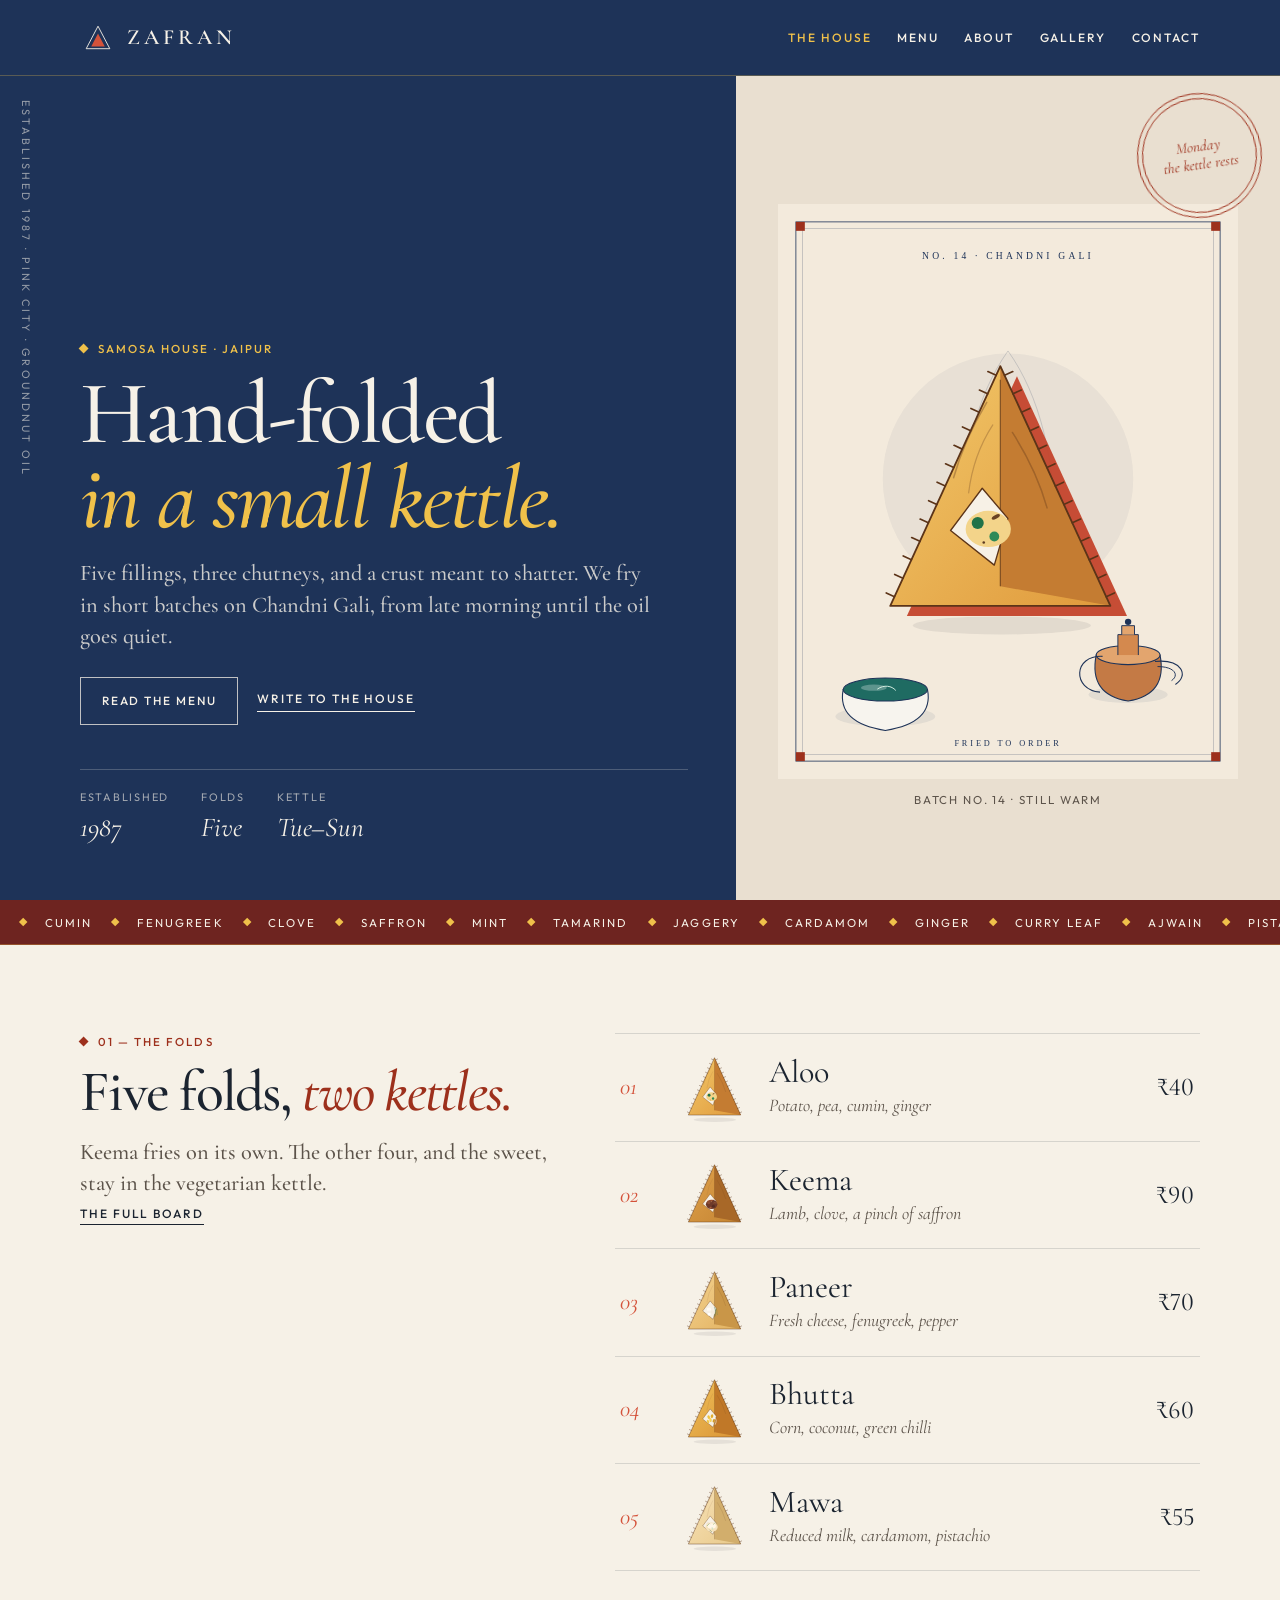
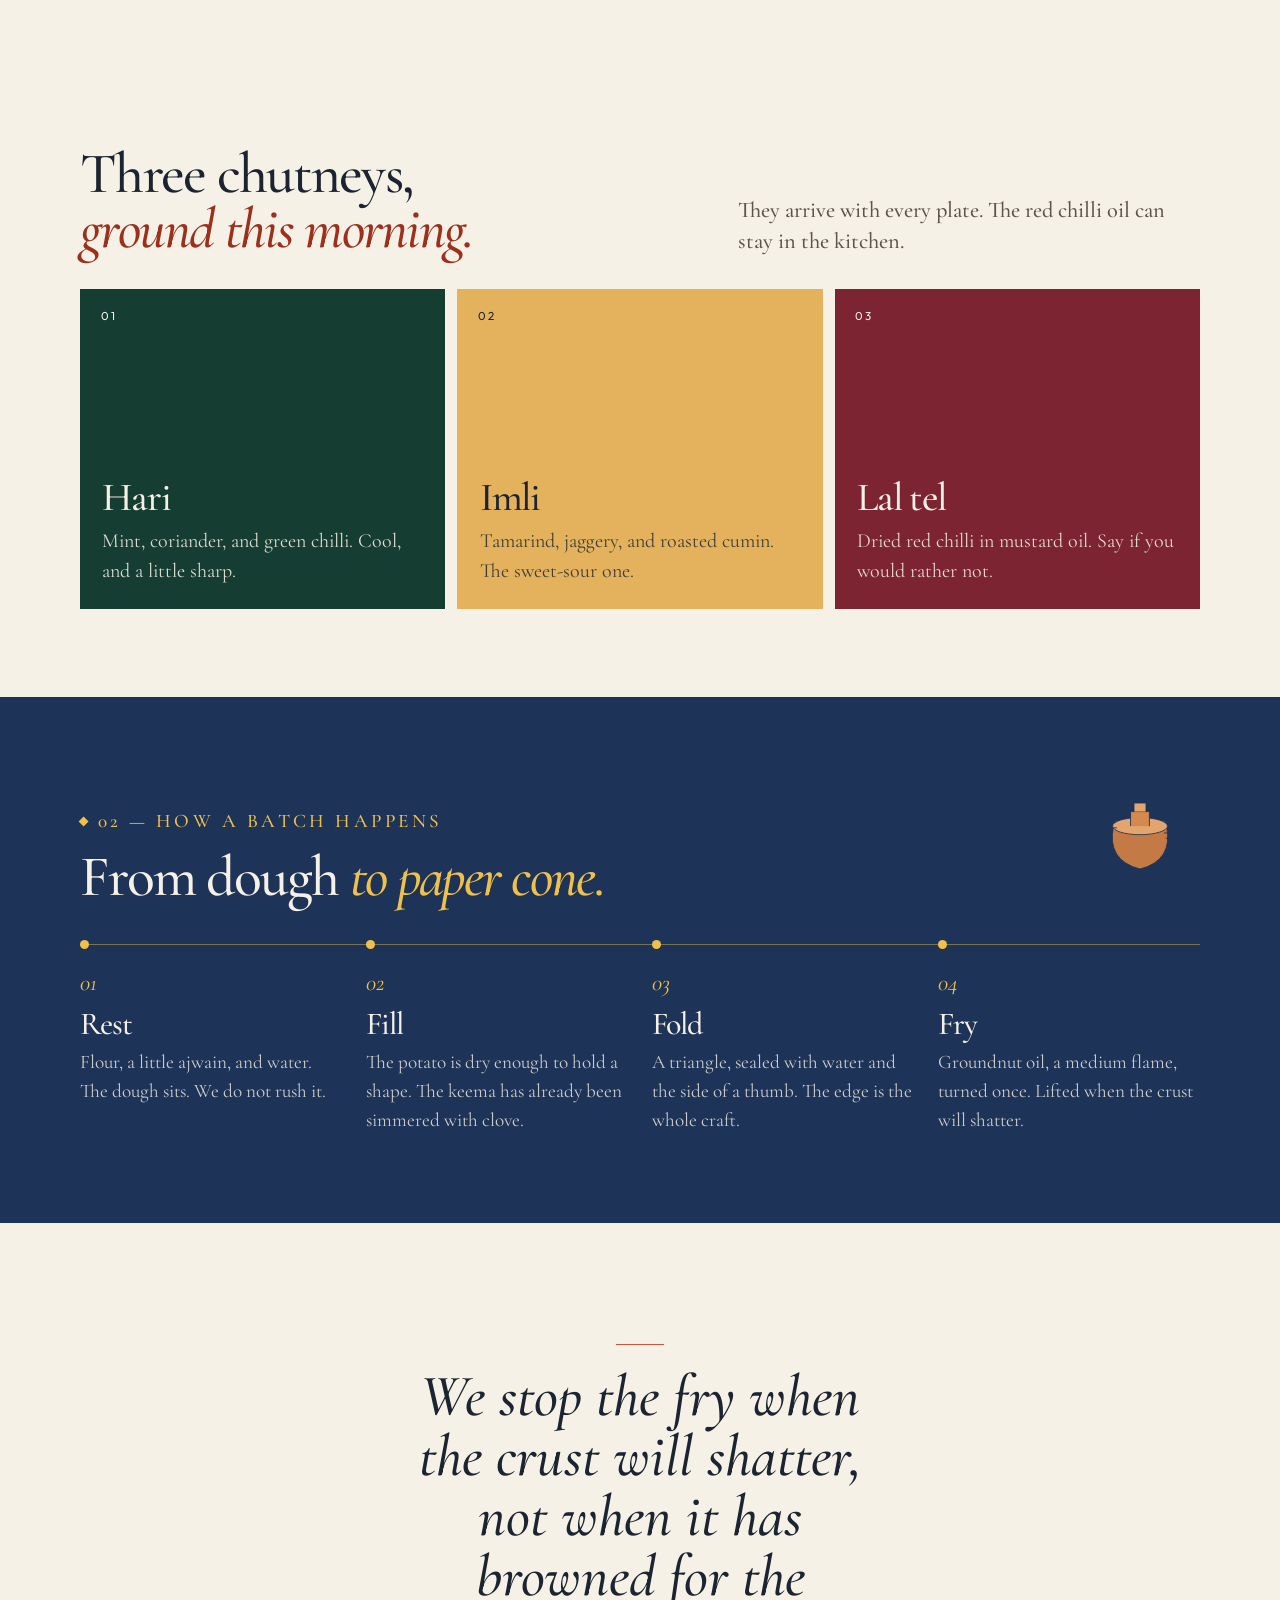
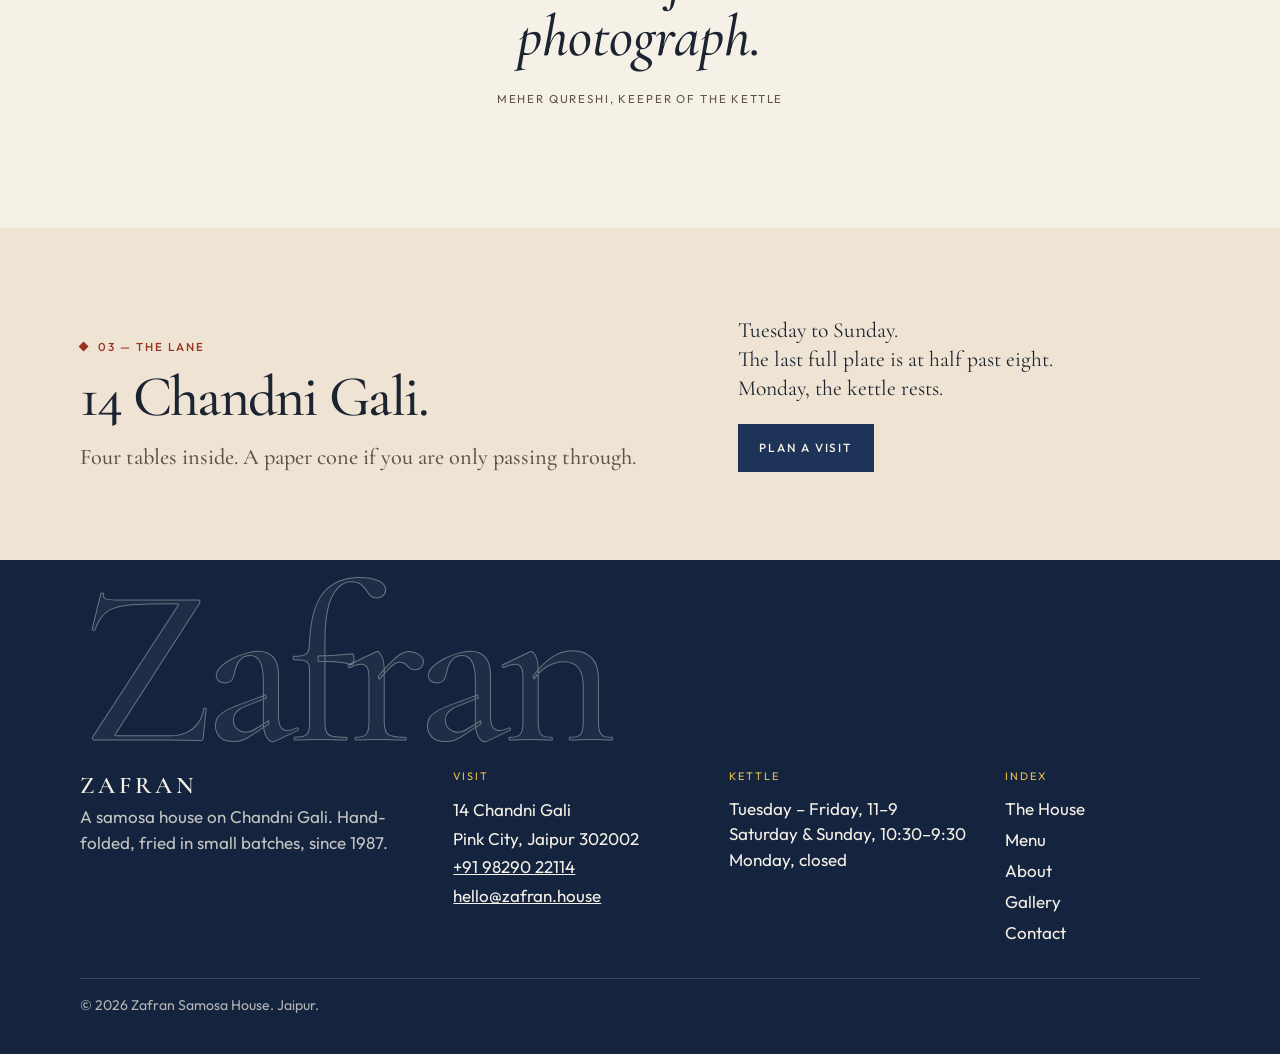
<file: sites/samosa-seller-ce75/index.html>
<!DOCTYPE html>
<html lang="en">
<head>
  <meta charset="utf-8">
  <meta name="viewport" content="width=device-width, initial-scale=1">
  <meta name="theme-color" content="#1e3358">
  <title>Zafran — Hand-folded samosas in Jaipur</title>
  <meta name="description" content="Zafran is a small samosa house on Chandni Gali, Jaipur. Five hand-folded fillings, chutneys ground each morning, and a crust meant to shatter.">
  <link rel="icon" href="images/mark.svg" type="image/svg+xml">
  <link rel="preconnect" href="https://fonts.googleapis.com">
  <link rel="preconnect" href="https://fonts.gstatic.com" crossorigin>
  <link href="https://fonts.googleapis.com/css2?family=Cormorant+Garamond:ital,wght@0,500;0,600;1,500;1,600&family=Outfit:wght@400;500;600&display=swap" rel="stylesheet">
  <link rel="stylesheet" href="styles.css">
</head>
<body>
  <a class="skip" href="#content">Skip to content</a>
  <header class="nav">
    <a class="wordmark" href="index.html">
      <img src="images/mark.svg" width="36" height="36" alt="">
      <span>Zafran</span>
    </a>
    <input class="nav-toggle" id="nav-toggle" type="checkbox">
    <label class="nav-burger" for="nav-toggle">
      <span class="nav-burger-lines" aria-hidden="true"><span></span><span></span></span>
      Menu
    </label>
    <nav id="site-nav" aria-label="Primary">
      <a href="index.html" aria-current="page">The House</a>
      <a href="menu.html">Menu</a>
      <a href="about.html">About</a>
      <a href="gallery.html">Gallery</a>
      <a href="contact.html">Contact</a>
    </nav>
  </header>

  <main id="content">
    <section class="hero">
      <p class="spine">Established 1987 · Pink City · Groundnut oil</p>
      <div class="hero-copy">
        <p class="kicker">Samosa house · Jaipur</p>
        <h1>Hand-folded<br><em>in a small kettle.</em></h1>
        <p class="lede">Five fillings, three chutneys, and a crust meant to shatter. We fry in short batches on Chandni Gali, from late morning until the oil goes quiet.</p>
        <div class="hero-actions">
          <a class="btn" href="menu.html">Read the menu</a>
          <a class="link-quiet" href="contact.html">Write to the house</a>
        </div>
        <dl class="facts">
          <div><dt>Established</dt><dd>1987</dd></div>
          <div><dt>Folds</dt><dd>Five</dd></div>
          <div><dt>Kettle</dt><dd>Tue–Sun</dd></div>
        </dl>
      </div>
      <div class="hero-panel">
        <p class="seal">Monday<br>the kettle rests</p>
        <figure>
          <img src="images/hero-still.svg" width="720" height="900" alt="A golden samosa with a vermillion shadow, a copper kettle, and a bowl of mint chutney, framed like a print.">
          <figcaption>Batch no. 14 · still warm</figcaption>
        </figure>
      </div>
    </section>

    <div class="marquee" aria-hidden="true">
      <div class="marquee-track">
        <span>Cumin</span><span>Fenugreek</span><span>Clove</span><span>Saffron</span><span>Mint</span><span>Tamarind</span><span>Jaggery</span><span>Cardamom</span><span>Ginger</span><span>Curry leaf</span><span>Ajwain</span><span>Pistachio</span>
        <span>Cumin</span><span>Fenugreek</span><span>Clove</span><span>Saffron</span><span>Mint</span><span>Tamarind</span><span>Jaggery</span><span>Cardamom</span><span>Ginger</span><span>Curry leaf</span><span>Ajwain</span><span>Pistachio</span>
      </div>
    </div>

    <section class="section folds">
      <div class="wrap folds-grid">
        <div class="folds-intro">
          <p class="kicker">01 — The folds</p>
          <h2>Five folds, <em>two kettles.</em></h2>
          <p class="lede">Keema fries on its own. The other four, and the sweet, stay in the vegetarian kettle.</p>
          <a class="link-quiet" href="menu.html">The full board</a>
        </div>
        <ol class="fold-list">
          <li>
            <a href="menu.html#aloo">
              <span class="num">01</span>
              <img src="images/samosa-aloo.svg" alt="" width="72" height="88">
              <span class="fold-copy"><span class="fold-name">Aloo</span><span class="fold-note">Potato, pea, cumin, ginger</span></span>
              <span class="price">₹40</span>
            </a>
          </li>
          <li>
            <a href="menu.html#keema">
              <span class="num">02</span>
              <img src="images/samosa-keema.svg" alt="" width="72" height="88">
              <span class="fold-copy"><span class="fold-name">Keema</span><span class="fold-note">Lamb, clove, a pinch of saffron</span></span>
              <span class="price">₹90</span>
            </a>
          </li>
          <li>
            <a href="menu.html#paneer">
              <span class="num">03</span>
              <img src="images/samosa-paneer.svg" alt="" width="72" height="88">
              <span class="fold-copy"><span class="fold-name">Paneer</span><span class="fold-note">Fresh cheese, fenugreek, pepper</span></span>
              <span class="price">₹70</span>
            </a>
          </li>
          <li>
            <a href="menu.html#bhutta">
              <span class="num">04</span>
              <img src="images/samosa-bhutta.svg" alt="" width="72" height="88">
              <span class="fold-copy"><span class="fold-name">Bhutta</span><span class="fold-note">Corn, coconut, green chilli</span></span>
              <span class="price">₹60</span>
            </a>
          </li>
          <li>
            <a href="menu.html#mawa">
              <span class="num">05</span>
              <img src="images/samosa-mawa.svg" alt="" width="72" height="88">
              <span class="fold-copy"><span class="fold-name">Mawa</span><span class="fold-note">Reduced milk, cardamom, pistachio</span></span>
              <span class="price">₹55</span>
            </a>
          </li>
        </ol>
      </div>
    </section>

    <section class="section chutneys">
      <div class="wrap">
        <div class="chutney-head">
          <h2>Three chutneys, <em>ground this morning.</em></h2>
          <p class="lede">They arrive with every plate. The red chilli oil can stay in the kitchen.</p>
        </div>
        <ul class="swatches">
          <li class="swatch hari">
            <span class="swatch-no">01</span>
            <h3>Hari</h3>
            <p>Mint, coriander, and green chilli. Cool, and a little sharp.</p>
          </li>
          <li class="swatch imli">
            <span class="swatch-no">02</span>
            <h3>Imli</h3>
            <p>Tamarind, jaggery, and roasted cumin. The sweet-sour one.</p>
          </li>
          <li class="swatch lal">
            <span class="swatch-no">03</span>
            <h3>Lal tel</h3>
            <p>Dried red chilli in mustard oil. Say if you would rather not.</p>
          </li>
        </ul>
      </div>
    </section>

    <section class="ritual">
      <div class="wrap">
        <div class="ritual-head">
          <div>
            <p class="kicker">02 — How a batch happens</p>
            <h2>From dough <em>to paper cone.</em></h2>
          </div>
          <img src="images/kettle.svg" width="140" height="140" alt="">
        </div>
        <ol class="steps">
          <li>
            <span class="num">01</span>
            <h3>Rest</h3>
            <p>Flour, a little ajwain, and water. The dough sits. We do not rush it.</p>
          </li>
          <li>
            <span class="num">02</span>
            <h3>Fill</h3>
            <p>The potato is dry enough to hold a shape. The keema has already been simmered with clove.</p>
          </li>
          <li>
            <span class="num">03</span>
            <h3>Fold</h3>
            <p>A triangle, sealed with water and the side of a thumb. The edge is the whole craft.</p>
          </li>
          <li>
            <span class="num">04</span>
            <h3>Fry</h3>
            <p>Groundnut oil, a medium flame, turned once. Lifted when the crust will shatter.</p>
          </li>
        </ol>
      </div>
    </section>

    <section class="quote">
      <figure>
        <p class="rule" aria-hidden="true"></p>
        <blockquote>We stop the fry when the crust will shatter, not when it has browned for the photograph.</blockquote>
        <figcaption>Meher Qureshi, keeper of the kettle</figcaption>
      </figure>
    </section>

    <section class="section invite">
      <div class="wrap invite-grid">
        <div>
          <p class="kicker">03 — The lane</p>
          <h2>14 Chandni Gali.</h2>
          <p class="lede">Four tables inside. A paper cone if you are only passing through.</p>
        </div>
        <div class="invite-aside">
          <p>Tuesday to Sunday.<br>The last full plate is at half past eight.<br>Monday, the kettle rests.</p>
          <a class="btn-solid" href="contact.html">Plan a visit</a>
        </div>
      </div>
    </section>
  </main>

  <footer class="footer">
    <div class="wrap">
      <p class="footer-mark" aria-hidden="true">Zafran</p>
      <div class="footer-grid">
        <div>
          <a class="logo-type" href="index.html">Zafran</a>
          <p class="footer-note">A samosa house on Chandni Gali. Hand-folded, fried in small batches, since 1987.</p>
        </div>
        <div>
          <p class="footer-label">Visit</p>
          <address>
            14 Chandni Gali<br>
            Pink City, Jaipur 302002<br>
            <a href="tel:+919829022114">+91 98290 22114</a><br>
            <a href="mailto:hello@zafran.house">hello@zafran.house</a>
          </address>
        </div>
        <div>
          <p class="footer-label">Kettle</p>
          <p>Tuesday – Friday, 11–9<br>Saturday &amp; Sunday, 10:30–9:30<br>Monday, closed</p>
        </div>
        <nav aria-label="Footer">
          <p class="footer-label">Index</p>
          <a href="index.html">The House</a>
          <a href="menu.html">Menu</a>
          <a href="about.html">About</a>
          <a href="gallery.html">Gallery</a>
          <a href="contact.html">Contact</a>
        </nav>
      </div>
      <p class="legal">© 2026 Zafran Samosa House. Jaipur.</p>
    </div>
  </footer>
</body>
</html>
</file>
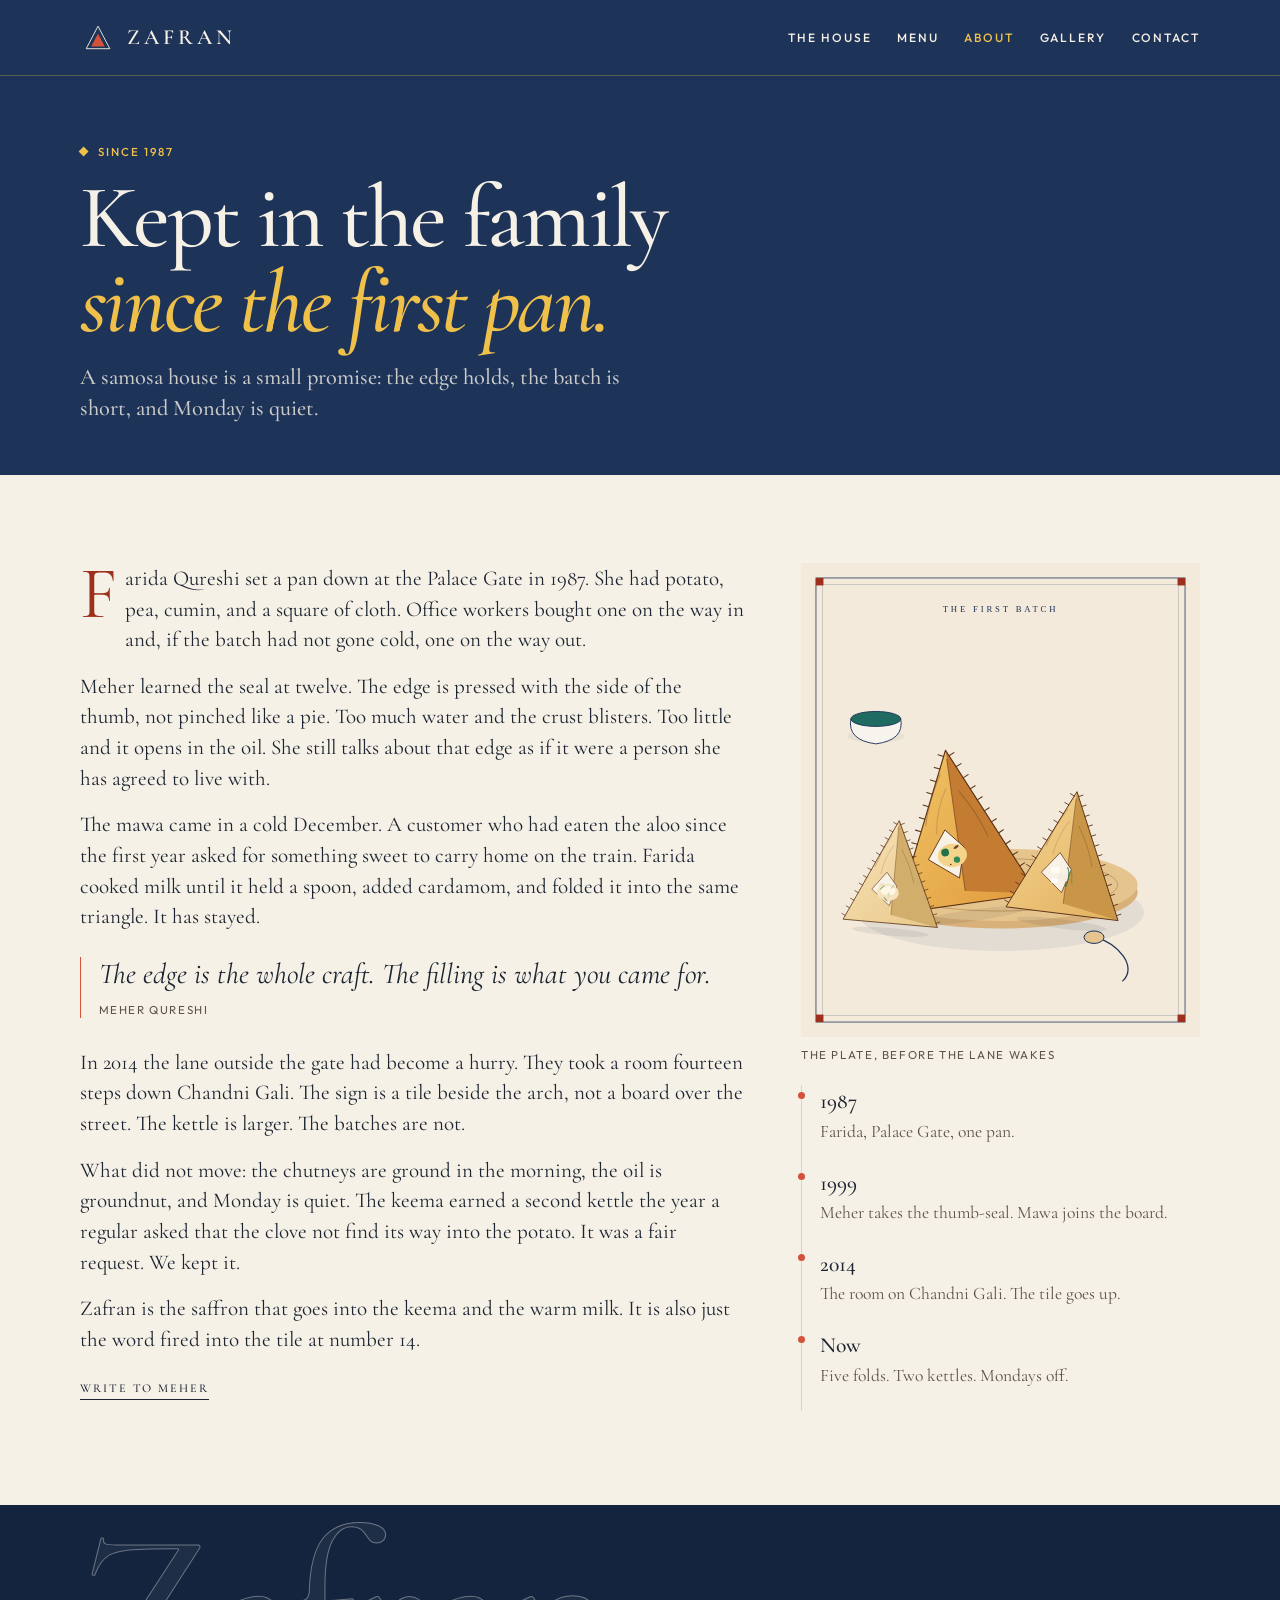
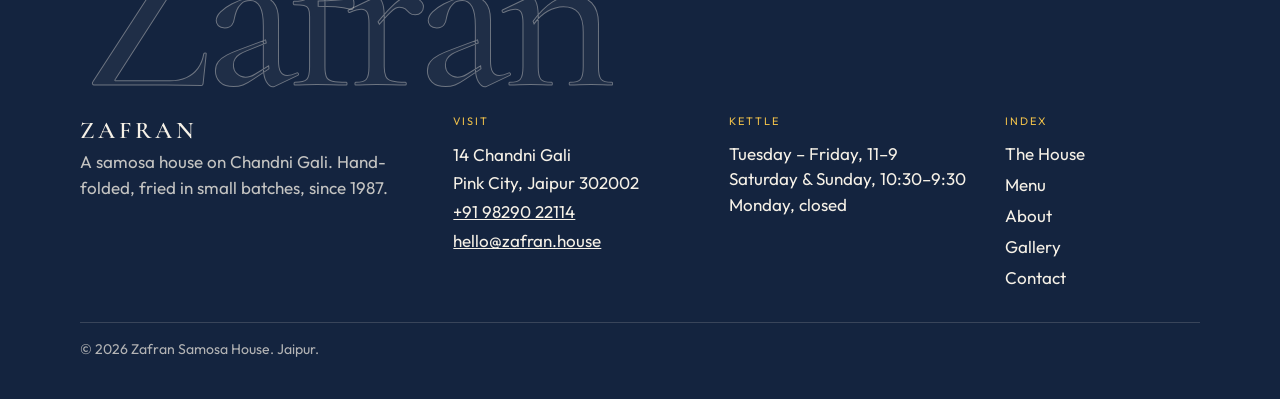
<file: sites/samosa-seller-ce75/about.html>
<!DOCTYPE html>
<html lang="en">
<head>
  <meta charset="utf-8">
  <meta name="viewport" content="width=device-width, initial-scale=1">
  <meta name="theme-color" content="#1e3358">
  <title>About — Zafran Samosa House</title>
  <meta name="description" content="Zafran began in 1987 with Farida Qureshi’s pan at the Palace Gate. The kettle is now on Chandni Gali, still in the family.">
  <link rel="icon" href="images/mark.svg" type="image/svg+xml">
  <link rel="preconnect" href="https://fonts.googleapis.com">
  <link rel="preconnect" href="https://fonts.gstatic.com" crossorigin>
  <link href="https://fonts.googleapis.com/css2?family=Cormorant+Garamond:ital,wght@0,500;0,600;1,500;1,600&family=Outfit:wght@400;500;600&display=swap" rel="stylesheet">
  <link rel="stylesheet" href="styles.css">
</head>
<body>
  <a class="skip" href="#content">Skip to content</a>
  <header class="nav">
    <a class="wordmark" href="index.html">
      <img src="images/mark.svg" width="36" height="36" alt="">
      <span>Zafran</span>
    </a>
    <input class="nav-toggle" id="nav-toggle" type="checkbox">
    <label class="nav-burger" for="nav-toggle">
      <span class="nav-burger-lines" aria-hidden="true"><span></span><span></span></span>
      Menu
    </label>
    <nav id="site-nav" aria-label="Primary">
      <a href="index.html">The House</a>
      <a href="menu.html">Menu</a>
      <a href="about.html" aria-current="page">About</a>
      <a href="gallery.html">Gallery</a>
      <a href="contact.html">Contact</a>
    </nav>
  </header>

  <main id="content">
    <header class="mast">
      <div class="wrap">
        <p class="kicker">Since 1987</p>
        <h1>Kept in the family <em>since the first pan.</em></h1>
        <p class="lede">A samosa house is a small promise: the edge holds, the batch is short, and Monday is quiet.</p>
      </div>
    </header>

    <article class="section about-page">
      <div class="wrap essay-layout">
        <figure class="story-figure">
          <img src="images/story-still.svg" width="640" height="760" alt="Three samosas on a brass plate beside a bowl of green chutney and a brass spoon.">
          <figcaption>The plate, before the lane wakes</figcaption>
          <ol class="timeline">
            <li><strong>1987</strong><span>Farida, Palace Gate, one pan.</span></li>
            <li><strong>1999</strong><span>Meher takes the thumb-seal. Mawa joins the board.</span></li>
            <li><strong>2014</strong><span>The room on Chandni Gali. The tile goes up.</span></li>
            <li><strong>Now</strong><span>Five folds. Two kettles. Mondays off.</span></li>
          </ol>
        </figure>
        <div class="essay">
          <p>Farida Qureshi set a pan down at the Palace Gate in 1987. She had potato, pea, cumin, and a square of cloth. Office workers bought one on the way in and, if the batch had not gone cold, one on the way out.</p>
          <p>Meher learned the seal at twelve. The edge is pressed with the side of the thumb, not pinched like a pie. Too much water and the crust blisters. Too little and it opens in the oil. She still talks about that edge as if it were a person she has agreed to live with.</p>
          <p>The mawa came in a cold December. A customer who had eaten the aloo since the first year asked for something sweet to carry home on the train. Farida cooked milk until it held a spoon, added cardamom, and folded it into the same triangle. It has stayed.</p>
          <figure class="pull">
            <blockquote>The edge is the whole craft. The filling is what you came for.</blockquote>
            <figcaption>Meher Qureshi</figcaption>
          </figure>
          <p>In 2014 the lane outside the gate had become a hurry. They took a room fourteen steps down Chandni Gali. The sign is a tile beside the arch, not a board over the street. The kettle is larger. The batches are not.</p>
          <p>What did not move: the chutneys are ground in the morning, the oil is groundnut, and Monday is quiet. The keema earned a second kettle the year a regular asked that the clove not find its way into the potato. It was a fair request. We kept it.</p>
          <p>Zafran is the saffron that goes into the keema and the warm milk. It is also just the word fired into the tile at number 14.</p>
          <p><a class="link-quiet" href="contact.html">Write to Meher</a></p>
        </div>
      </div>
    </article>
  </main>

  <footer class="footer">
    <div class="wrap">
      <p class="footer-mark" aria-hidden="true">Zafran</p>
      <div class="footer-grid">
        <div>
          <a class="logo-type" href="index.html">Zafran</a>
          <p class="footer-note">A samosa house on Chandni Gali. Hand-folded, fried in small batches, since 1987.</p>
        </div>
        <div>
          <p class="footer-label">Visit</p>
          <address>
            14 Chandni Gali<br>
            Pink City, Jaipur 302002<br>
            <a href="tel:+919829022114">+91 98290 22114</a><br>
            <a href="mailto:hello@zafran.house">hello@zafran.house</a>
          </address>
        </div>
        <div>
          <p class="footer-label">Kettle</p>
          <p>Tuesday – Friday, 11–9<br>Saturday &amp; Sunday, 10:30–9:30<br>Monday, closed</p>
        </div>
        <nav aria-label="Footer">
          <p class="footer-label">Index</p>
          <a href="index.html">The House</a>
          <a href="menu.html">Menu</a>
          <a href="about.html">About</a>
          <a href="gallery.html">Gallery</a>
          <a href="contact.html">Contact</a>
        </nav>
      </div>
      <p class="legal">© 2026 Zafran Samosa House. Jaipur.</p>
    </div>
  </footer>
</body>
</html>
</file>
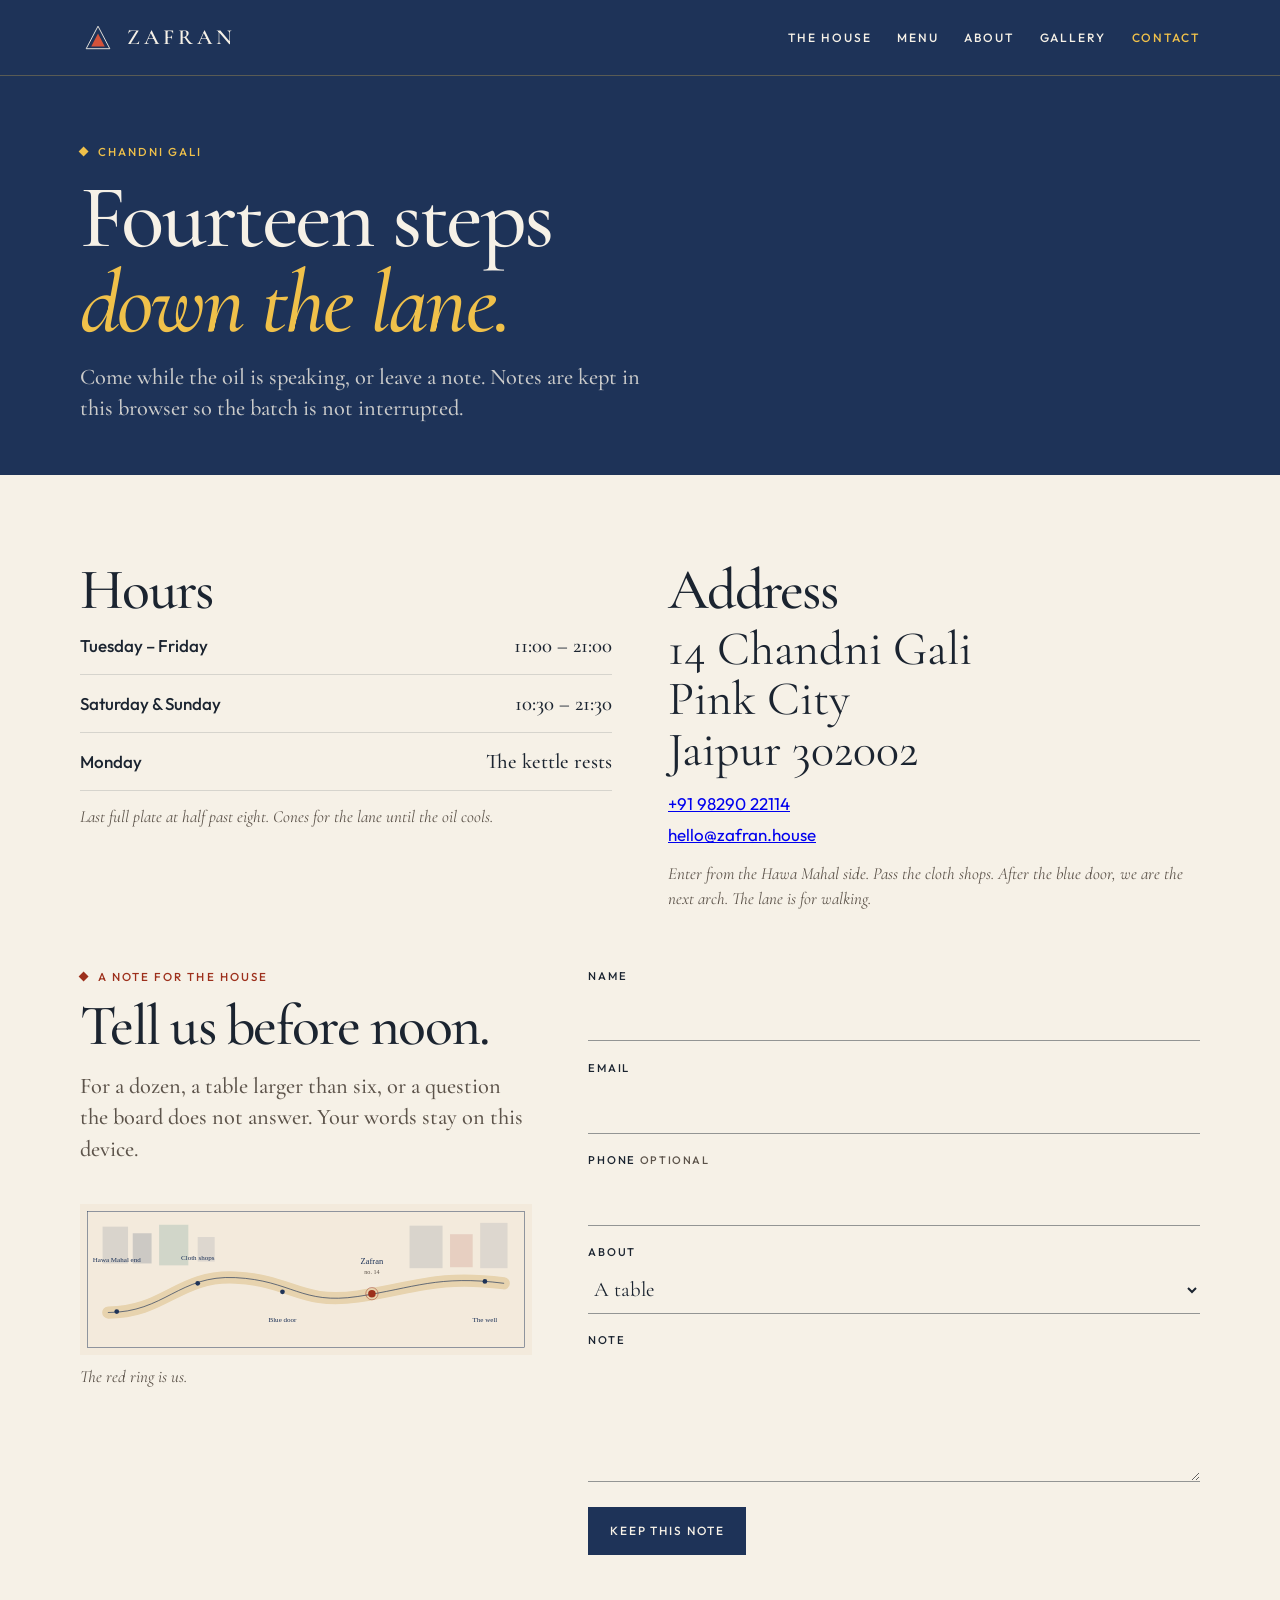
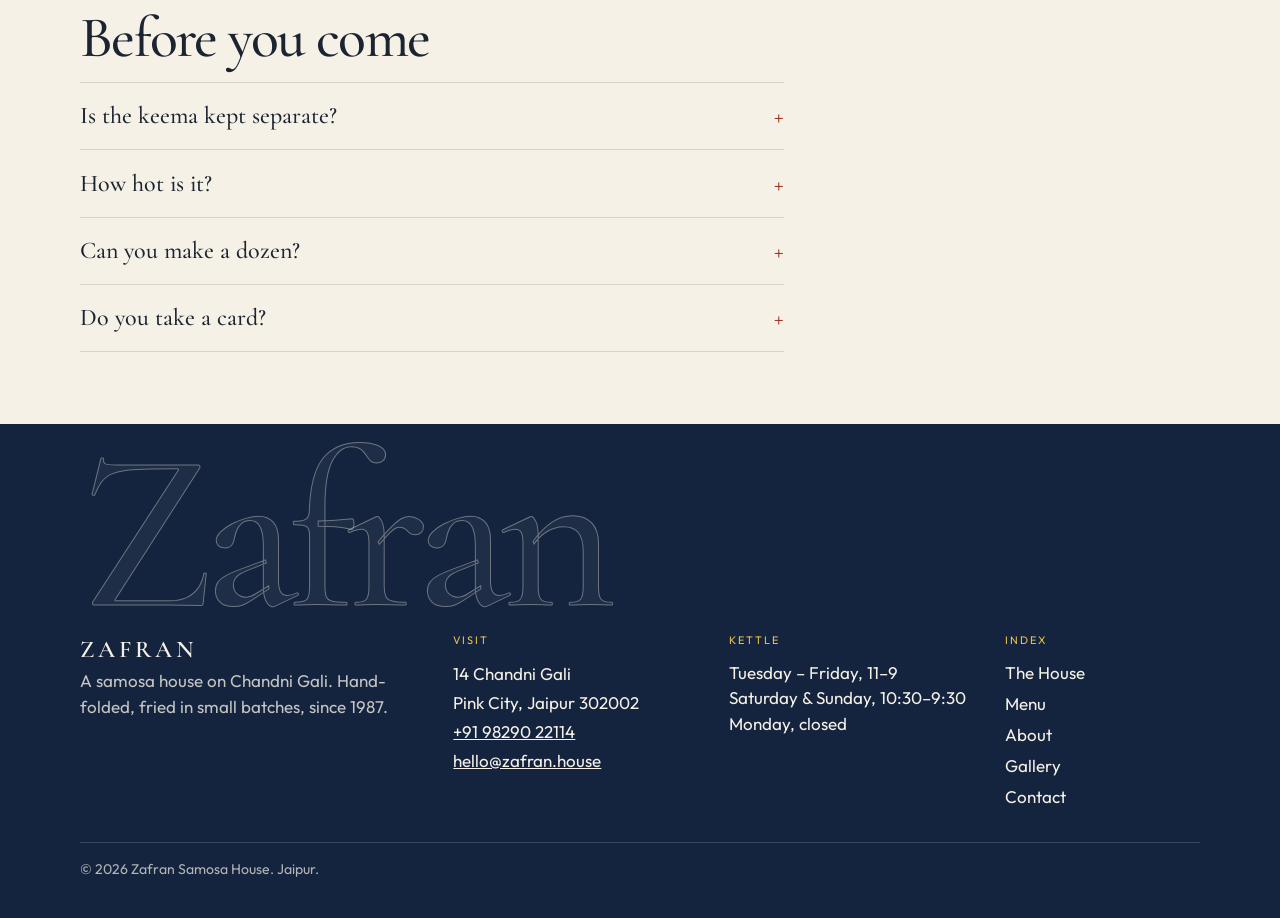
<file: sites/samosa-seller-ce75/contact.html>
<!DOCTYPE html>
<html lang="en">
<head>
  <meta charset="utf-8">
  <meta name="viewport" content="width=device-width, initial-scale=1">
  <meta name="theme-color" content="#1e3358">
  <title>Contact — Zafran Samosa House</title>
  <meta name="description" content="Visit Zafran at 14 Chandni Gali, Jaipur, or leave a note. Messages stay in this browser.">
  <link rel="icon" href="images/mark.svg" type="image/svg+xml">
  <link rel="preconnect" href="https://fonts.googleapis.com">
  <link rel="preconnect" href="https://fonts.gstatic.com" crossorigin>
  <link href="https://fonts.googleapis.com/css2?family=Cormorant+Garamond:ital,wght@0,500;0,600;1,500;1,600&family=Outfit:wght@400;500;600&display=swap" rel="stylesheet">
  <link rel="stylesheet" href="styles.css">
</head>
<body>
  <a class="skip" href="#content">Skip to content</a>
  <header class="nav">
    <a class="wordmark" href="index.html">
      <img src="images/mark.svg" width="36" height="36" alt="">
      <span>Zafran</span>
    </a>
    <input class="nav-toggle" id="nav-toggle" type="checkbox">
    <label class="nav-burger" for="nav-toggle">
      <span class="nav-burger-lines" aria-hidden="true"><span></span><span></span></span>
      Menu
    </label>
    <nav id="site-nav" aria-label="Primary">
      <a href="index.html">The House</a>
      <a href="menu.html">Menu</a>
      <a href="about.html">About</a>
      <a href="gallery.html">Gallery</a>
      <a href="contact.html" aria-current="page">Contact</a>
    </nav>
  </header>

  <main id="content">
    <header class="mast">
      <div class="wrap">
        <p class="kicker">Chandni Gali</p>
        <h1>Fourteen steps <em>down the lane.</em></h1>
        <p class="lede">Come while the oil is speaking, or leave a note. Notes are kept in this browser so the batch is not interrupted.</p>
      </div>
    </header>

    <section class="section contact-block">
      <div class="wrap">
        <div class="visit-grid">
          <div>
            <h2>Hours</h2>
            <table class="hours">
              <caption class="sr-only">Opening hours</caption>
              <tbody>
                <tr><th scope="row">Tuesday – Friday</th><td>11:00 – 21:00</td></tr>
                <tr><th scope="row">Saturday &amp; Sunday</th><td>10:30 – 21:30</td></tr>
                <tr><th scope="row">Monday</th><td>The kettle rests</td></tr>
              </tbody>
            </table>
            <p class="note">Last full plate at half past eight. Cones for the lane until the oil cools.</p>
          </div>
          <div>
            <h2>Address</h2>
            <address class="big-address">14 Chandni Gali<br>Pink City<br>Jaipur 302002</address>
            <p><a href="tel:+919829022114">+91 98290 22114</a></p>
            <p class="contact-mail"><a href="mailto:hello@zafran.house">hello@zafran.house</a></p>
            <p class="note">Enter from the Hawa Mahal side. Pass the cloth shops. After the blue door, we are the next arch. The lane is for walking.</p>
          </div>
        </div>

        <div class="contact-grid">
          <div>
            <p class="kicker">A note for the house</p>
            <h2>Tell us before noon.</h2>
            <p class="lede">For a dozen, a table larger than six, or a question the board does not answer. Your words stay on this device.</p>
            <figure class="lane-figure">
              <img src="images/lane.svg" width="960" height="320" alt="A drawn map of Chandni Gali ending at Zafran, number 14.">
              <figcaption>The red ring is us.</figcaption>
            </figure>
          </div>
          <div>
            <div id="thanks" class="thanks" hidden tabindex="-1">
              <p class="kicker">Received</p>
              <h2>Thank you, <span data-thanks-name></span>.</h2>
              <p class="lede">Your note is kept in this browser. If the matter is today, call the house between batches.</p>
            </div>
            <form id="contact-form" class="form" novalidate>
              <div class="field">
                <label for="name">Name</label>
                <input id="name" name="name" type="text" autocomplete="name" required>
              </div>
              <div class="field">
                <label for="email">Email</label>
                <input id="email" name="email" type="email" autocomplete="email" required>
              </div>
              <div class="field">
                <label for="phone">Phone <span class="meta">optional</span></label>
                <input id="phone" name="phone" type="tel" autocomplete="tel">
              </div>
              <div class="field">
                <label for="topic">About</label>
                <select id="topic" name="topic" required>
                  <option value="A table">A table</option>
                  <option value="The house dozen">The house dozen</option>
                  <option value="A question">A question</option>
                  <option value="Something else">Something else</option>
                </select>
              </div>
              <div class="field">
                <label for="message">Note</label>
                <textarea id="message" name="message" required></textarea>
              </div>
              <button class="btn-solid" type="submit">Keep this note</button>
            </form>
            <div id="saved-notes" class="saved" hidden></div>
          </div>
        </div>

        <h2 class="questions-heading">Before you come</h2>
        <div class="questions">
          <details>
            <summary>Is the keema kept separate?</summary>
            <p>Yes. It has a kettle of its own. The other folds, including mawa, are vegetarian.</p>
          </details>
          <details>
            <summary>How hot is it?</summary>
            <p>The samosa itself is gentle. The red chilli oil is the heat, and it stays on the side unless you ask.</p>
          </details>
          <details>
            <summary>Can you make a dozen?</summary>
            <p>Yes. Leave a note or call before noon. We deliver on foot inside the old city, and we stop before dusk.</p>
          </details>
          <details>
            <summary>Do you take a card?</summary>
            <p>Cash and UPI at the arch. The note form does not take payment.</p>
          </details>
        </div>
      </div>
    </section>
  </main>

  <footer class="footer">
    <div class="wrap">
      <p class="footer-mark" aria-hidden="true">Zafran</p>
      <div class="footer-grid">
        <div>
          <a class="logo-type" href="index.html">Zafran</a>
          <p class="footer-note">A samosa house on Chandni Gali. Hand-folded, fried in small batches, since 1987.</p>
        </div>
        <div>
          <p class="footer-label">Visit</p>
          <address>
            14 Chandni Gali<br>
            Pink City, Jaipur 302002<br>
            <a href="tel:+919829022114">+91 98290 22114</a><br>
            <a href="mailto:hello@zafran.house">hello@zafran.house</a>
          </address>
        </div>
        <div>
          <p class="footer-label">Kettle</p>
          <p>Tuesday – Friday, 11–9<br>Saturday &amp; Sunday, 10:30–9:30<br>Monday, closed</p>
        </div>
        <nav aria-label="Footer">
          <p class="footer-label">Index</p>
          <a href="index.html">The House</a>
          <a href="menu.html">Menu</a>
          <a href="about.html">About</a>
          <a href="gallery.html">Gallery</a>
          <a href="contact.html">Contact</a>
        </nav>
      </div>
      <p class="legal">© 2026 Zafran Samosa House. Jaipur.</p>
    </div>
  </footer>

  <script>
    (function () {
      var KEY = "zafran-notes";
      var form = document.getElementById("contact-form");
      var thanks = document.getElementById("thanks");
      var list = document.getElementById("saved-notes");
      var nameSlot = thanks.querySelector("[data-thanks-name]");

      function load() {
        try {
          var parsed = JSON.parse(localStorage.getItem(KEY) || "[]");
          return Array.isArray(parsed) ? parsed : [];
        } catch (error) {
          return [];
        }
      }

      function escapeHtml(value) {
        return String(value || "").replace(/[&<>"']/g, function (character) {
          return { "&": "&amp;", "<": "&lt;", ">": "&gt;", '"': "&quot;", "'": "&#39;" }[character];
        });
      }

      function render(entries) {
        if (!entries.length) {
          list.hidden = true;
          list.innerHTML = "";
          return;
        }
        list.hidden = false;
        list.innerHTML = "<h2>Notes kept on this browser</h2>" + entries.map(function (entry) {
          return "<article><h3>" + escapeHtml(entry.name) + "</h3><p class=\"meta\">" +
            escapeHtml(entry.topic) + " · " + escapeHtml(entry.when) + "</p><p class=\"blurb\">" +
            escapeHtml(entry.message) + "</p><p class=\"meta\">" + escapeHtml(entry.email) +
            (entry.phone ? " · " + escapeHtml(entry.phone) : "") + "</p></article>";
        }).join("");
      }

      render(load());

      form.addEventListener("submit", function (event) {
        event.preventDefault();
        var data = new FormData(form);
        var entry = {
          name: String(data.get("name") || "").trim(),
          email: String(data.get("email") || "").trim(),
          phone: String(data.get("phone") || "").trim(),
          topic: String(data.get("topic") || "").trim(),
          message: String(data.get("message") || "").trim(),
          when: new Date().toLocaleString()
        };
        if (!form.checkValidity()) {
          form.reportValidity();
          return;
        }
        if (!entry.name || !entry.email || !entry.message) {
          return;
        }
        var entries = load();
        entries.unshift(entry);
        localStorage.setItem(KEY, JSON.stringify(entries.slice(0, 40)));
        form.reset();
        nameSlot.textContent = entry.name;
        thanks.hidden = false;
        render(entries.slice(0, 40));
        thanks.focus();
      });
    })();
  </script>
</body>
</html>
</file>
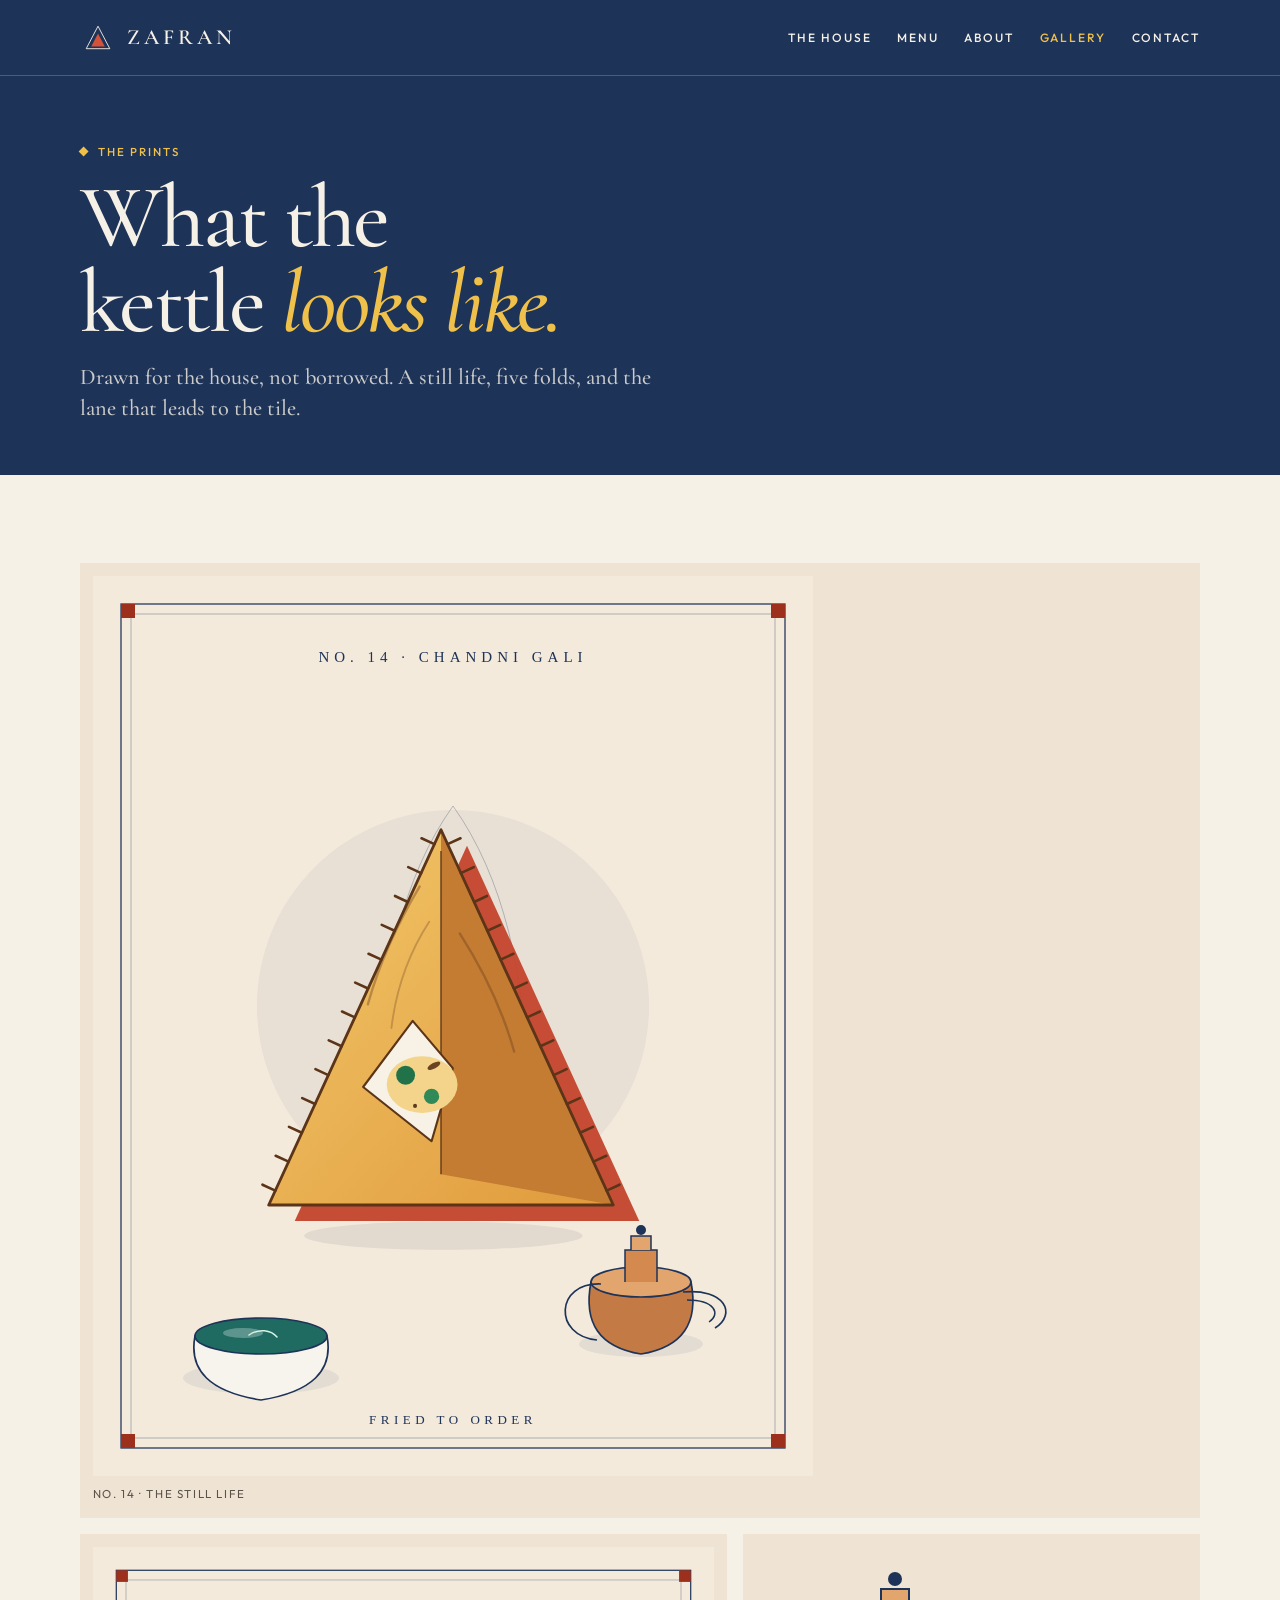
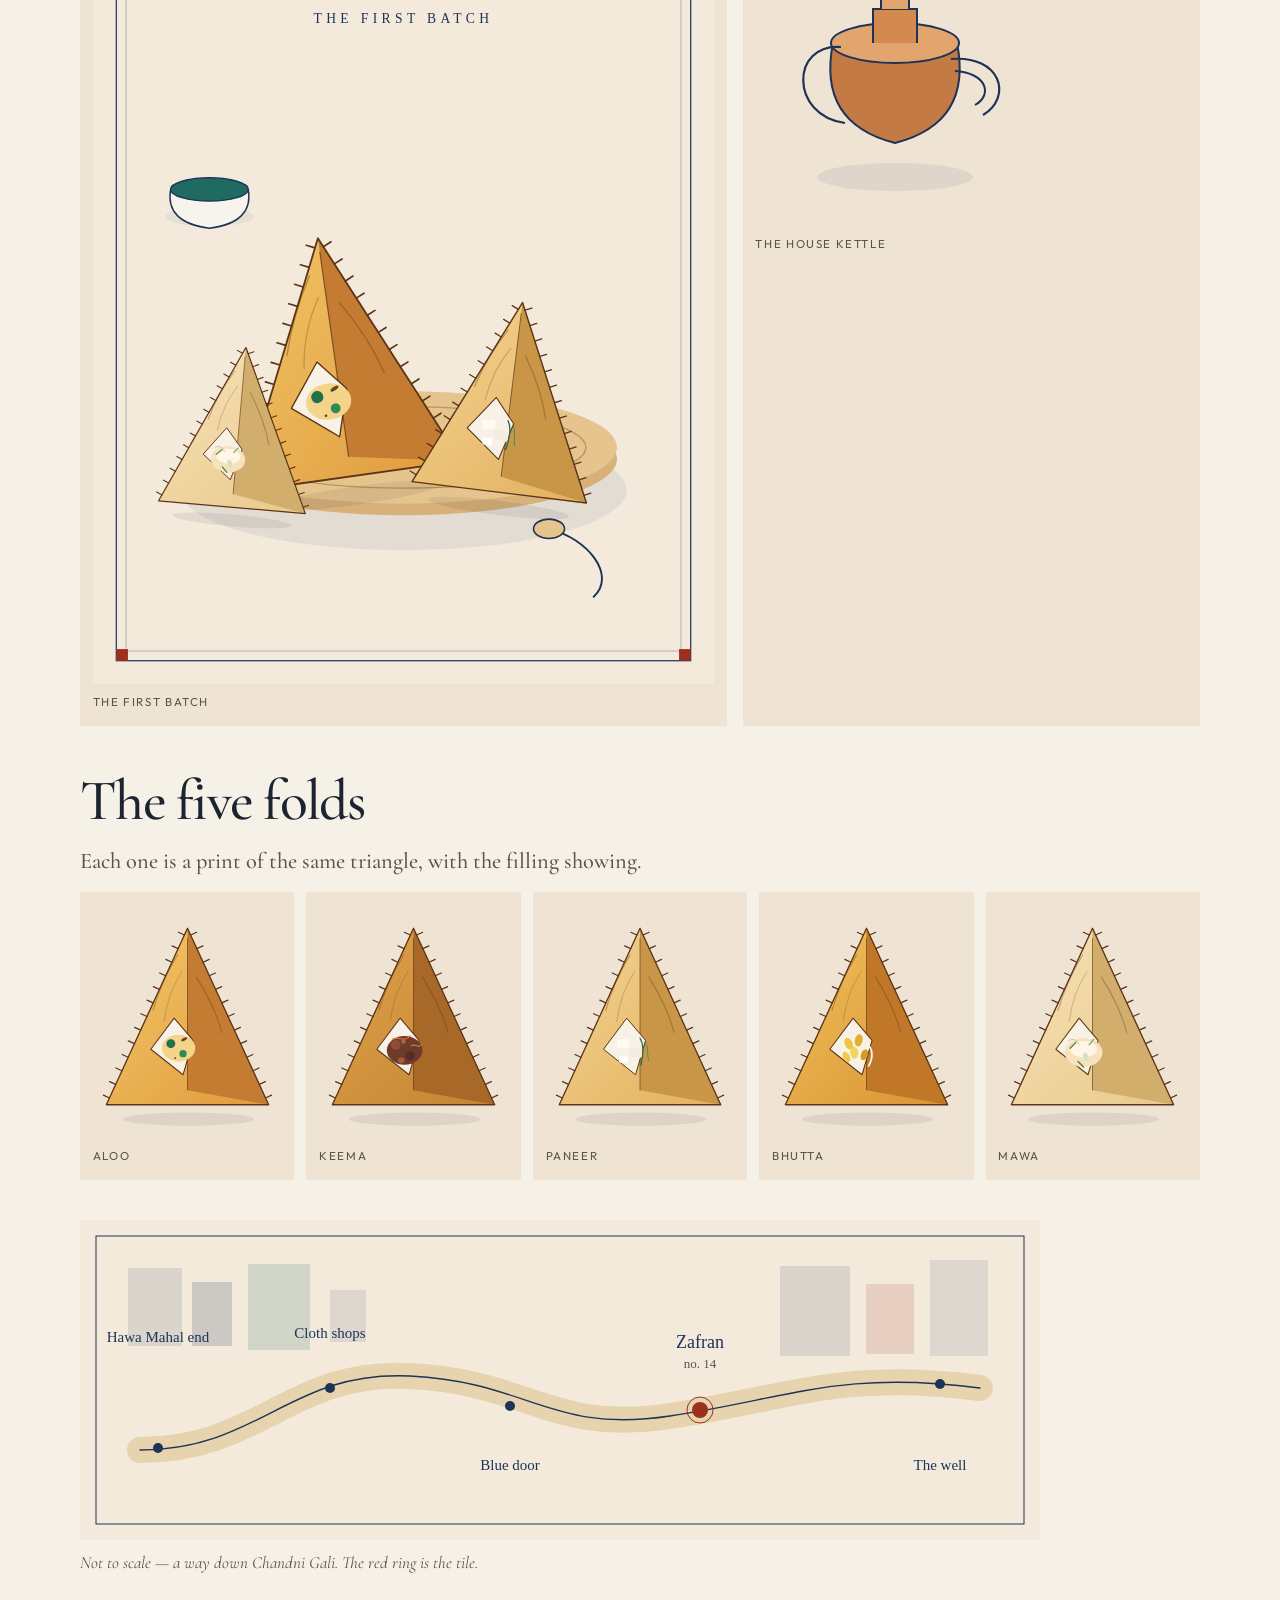
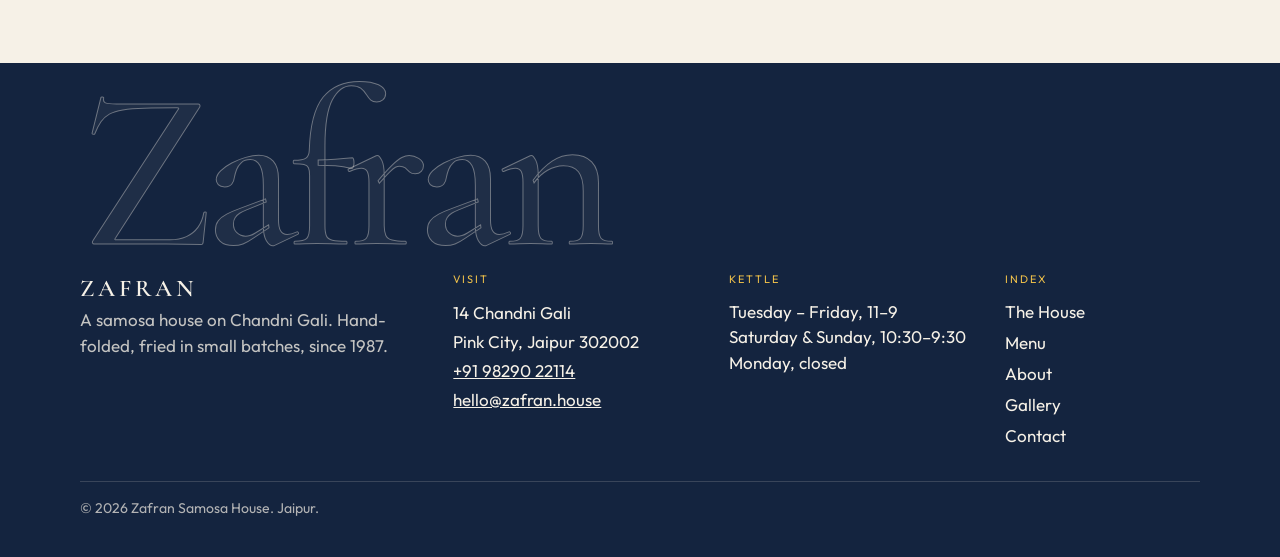
<file: sites/samosa-seller-ce75/gallery.html>
<!DOCTYPE html>
<html lang="en">
<head>
  <meta charset="utf-8">
  <meta name="viewport" content="width=device-width, initial-scale=1">
  <meta name="theme-color" content="#1e3358">
  <title>Gallery — Zafran Samosa House</title>
  <meta name="description" content="Prints from the Zafran kettle: the five folds, the plate, the copper kettle, and a way down Chandni Gali.">
  <link rel="icon" href="images/mark.svg" type="image/svg+xml">
  <link rel="preconnect" href="https://fonts.googleapis.com">
  <link rel="preconnect" href="https://fonts.gstatic.com" crossorigin>
  <link href="https://fonts.googleapis.com/css2?family=Cormorant+Garamond:ital,wght@0,500;0,600;1,500;1,600&family=Outfit:wght@400;500;600&display=swap" rel="stylesheet">
  <link rel="stylesheet" href="styles.css">
</head>
<body>
  <a class="skip" href="#content">Skip to content</a>
  <header class="nav">
    <a class="wordmark" href="index.html">
      <img src="images/mark.svg" width="36" height="36" alt="">
      <span>Zafran</span>
    </a>
    <input class="nav-toggle" id="nav-toggle" type="checkbox">
    <label class="nav-burger" for="nav-toggle">
      <span class="nav-burger-lines" aria-hidden="true"><span></span><span></span></span>
      Menu
    </label>
    <nav id="site-nav" aria-label="Primary">
      <a href="index.html">The House</a>
      <a href="menu.html">Menu</a>
      <a href="about.html">About</a>
      <a href="gallery.html" aria-current="page">Gallery</a>
      <a href="contact.html">Contact</a>
    </nav>
  </header>

  <main id="content">
    <header class="mast">
      <div class="wrap">
        <p class="kicker">The prints</p>
        <h1>What the kettle <em>looks like.</em></h1>
        <p class="lede">Drawn for the house, not borrowed. A still life, five folds, and the lane that leads to the tile.</p>
      </div>
    </header>

    <section class="section">
      <div class="wrap">
        <div class="gallery-grid">
          <figure class="span-12">
            <img src="images/hero-still.svg" width="720" height="900" alt="Poster of a samosa, a mint chutney bowl, and a copper kettle inside an indigo frame.">
            <figcaption>No. 14 · the still life</figcaption>
          </figure>
          <figure class="span-7">
            <img src="images/story-still.svg" width="640" height="760" alt="Three samosas arranged on a brass plate with a spoon and a small bowl of chutney.">
            <figcaption>The first batch</figcaption>
          </figure>
          <figure class="span-5">
            <img src="images/kettle.svg" width="280" height="280" alt="A copper kettle with a slim spout and a dark lid.">
            <figcaption>The house kettle</figcaption>
          </figure>
        </div>

        <h2 class="gallery-heading">The five folds</h2>
        <p class="lede">Each one is a print of the same triangle, with the filling showing.</p>
        <div class="samosa-row">
          <figure>
            <img src="images/samosa-aloo.svg" width="340" height="420" alt="Aloo samosa with potato and two green peas in the opening.">
            <figcaption>Aloo</figcaption>
          </figure>
          <figure>
            <img src="images/samosa-keema.svg" width="340" height="420" alt="Keema samosa with a dark mince filling and a saffron thread.">
            <figcaption>Keema</figcaption>
          </figure>
          <figure>
            <img src="images/samosa-paneer.svg" width="340" height="420" alt="Paneer samosa with white cheese and a fenugreek stem.">
            <figcaption>Paneer</figcaption>
          </figure>
          <figure>
            <img src="images/samosa-bhutta.svg" width="340" height="420" alt="Bhutta samosa with corn kernels and a shred of coconut.">
            <figcaption>Bhutta</figcaption>
          </figure>
          <figure>
            <img src="images/samosa-mawa.svg" width="340" height="420" alt="Mawa samosa with a pale milk filling and pistachio.">
            <figcaption>Mawa</figcaption>
          </figure>
        </div>

        <figure class="lane-figure">
          <img src="images/lane.svg" width="960" height="320" alt="A drawn lane from the Hawa Mahal end, past the cloth shops and a blue door, to Zafran at number 14.">
          <figcaption>Not to scale — a way down Chandni Gali. The red ring is the tile.</figcaption>
        </figure>
      </div>
    </section>
  </main>

  <footer class="footer">
    <div class="wrap">
      <p class="footer-mark" aria-hidden="true">Zafran</p>
      <div class="footer-grid">
        <div>
          <a class="logo-type" href="index.html">Zafran</a>
          <p class="footer-note">A samosa house on Chandni Gali. Hand-folded, fried in small batches, since 1987.</p>
        </div>
        <div>
          <p class="footer-label">Visit</p>
          <address>
            14 Chandni Gali<br>
            Pink City, Jaipur 302002<br>
            <a href="tel:+919829022114">+91 98290 22114</a><br>
            <a href="mailto:hello@zafran.house">hello@zafran.house</a>
          </address>
        </div>
        <div>
          <p class="footer-label">Kettle</p>
          <p>Tuesday – Friday, 11–9<br>Saturday &amp; Sunday, 10:30–9:30<br>Monday, closed</p>
        </div>
        <nav aria-label="Footer">
          <p class="footer-label">Index</p>
          <a href="index.html">The House</a>
          <a href="menu.html">Menu</a>
          <a href="about.html">About</a>
          <a href="gallery.html">Gallery</a>
          <a href="contact.html">Contact</a>
        </nav>
      </div>
      <p class="legal">© 2026 Zafran Samosa House. Jaipur.</p>
    </div>
  </footer>
</body>
</html>
</file>
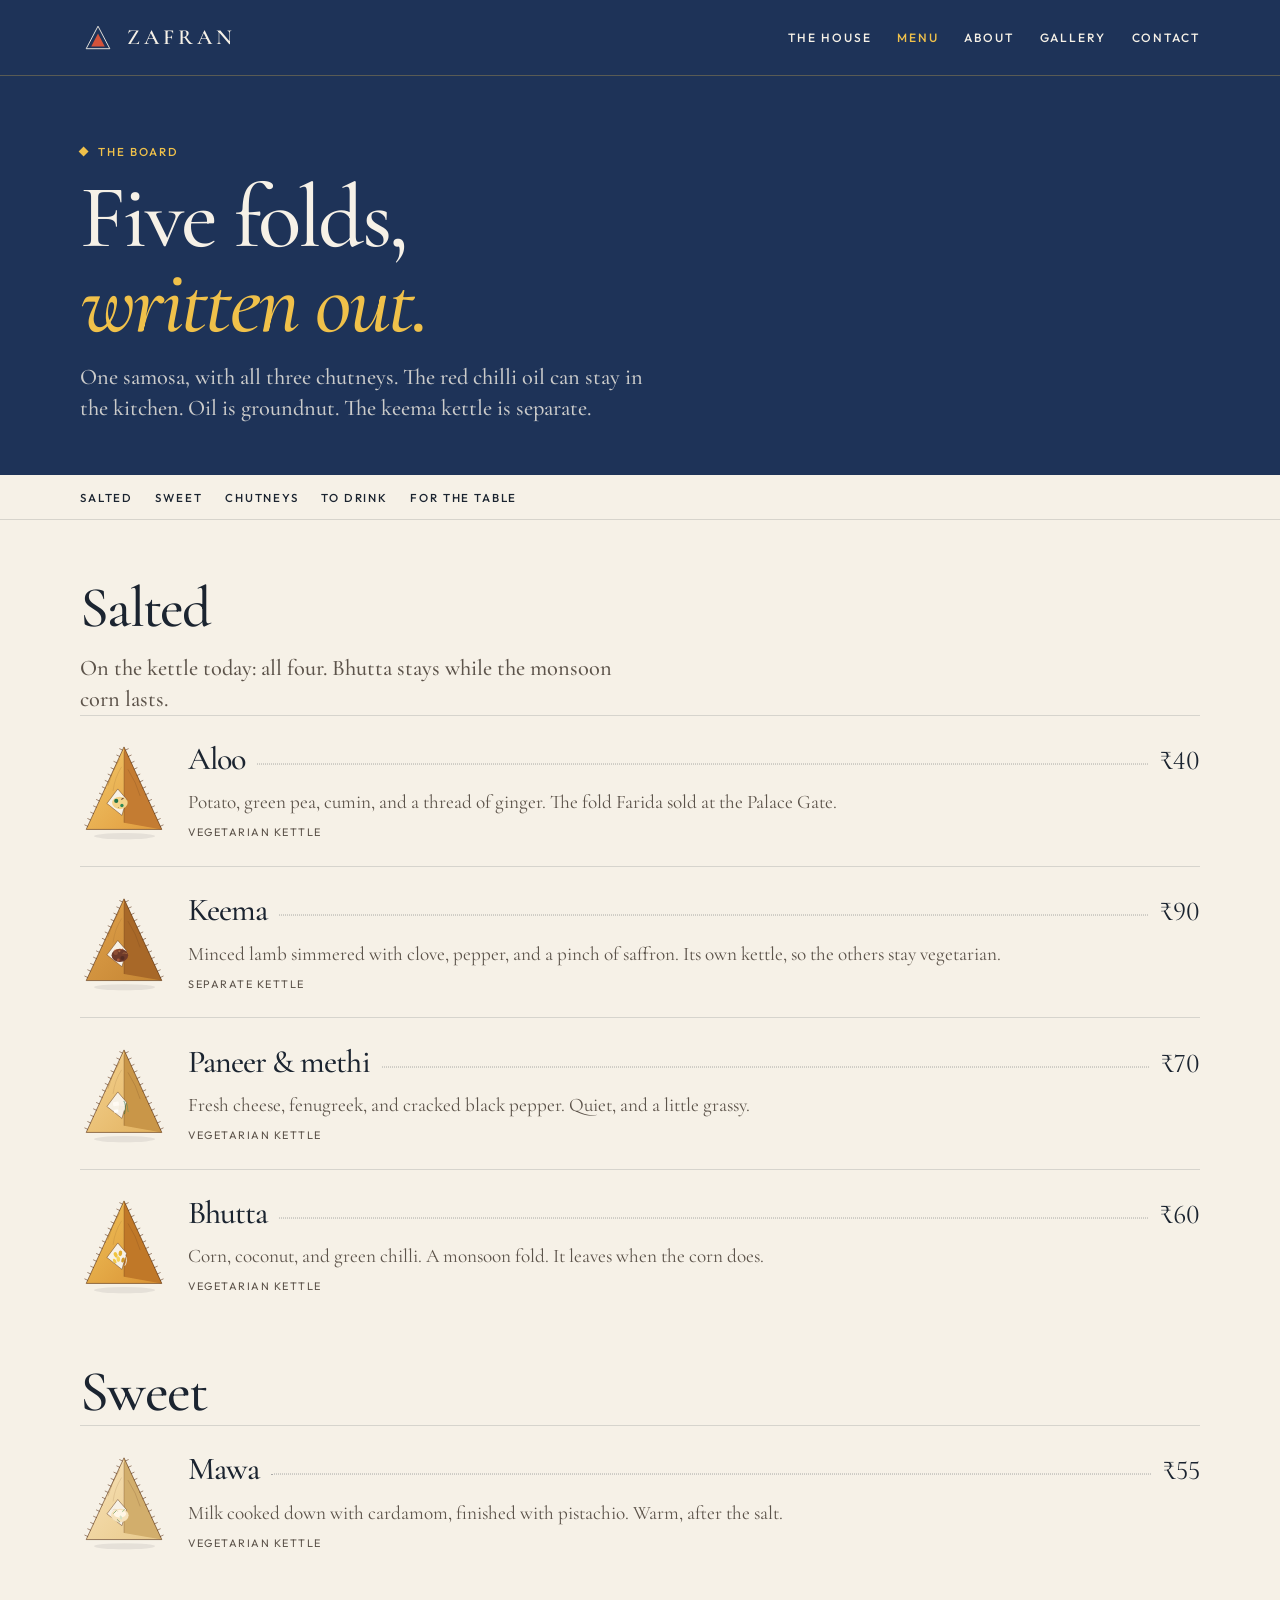
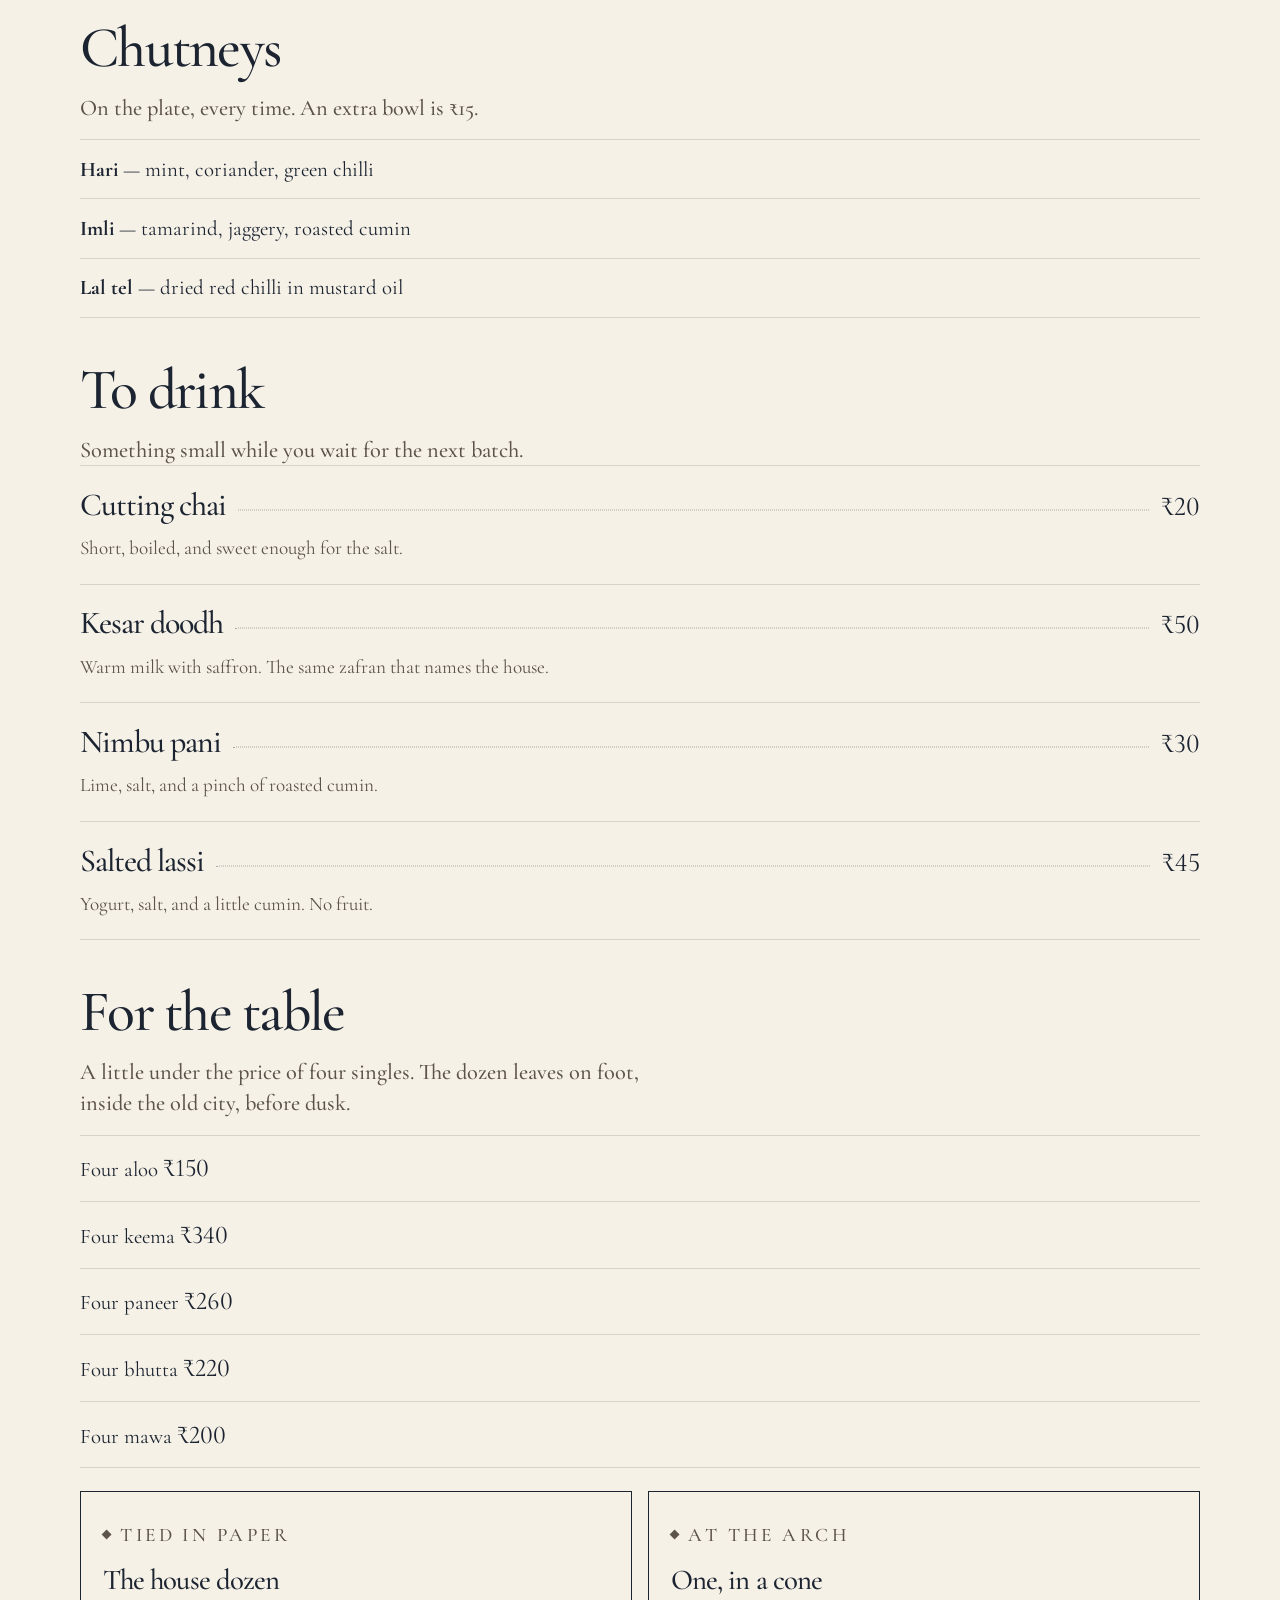
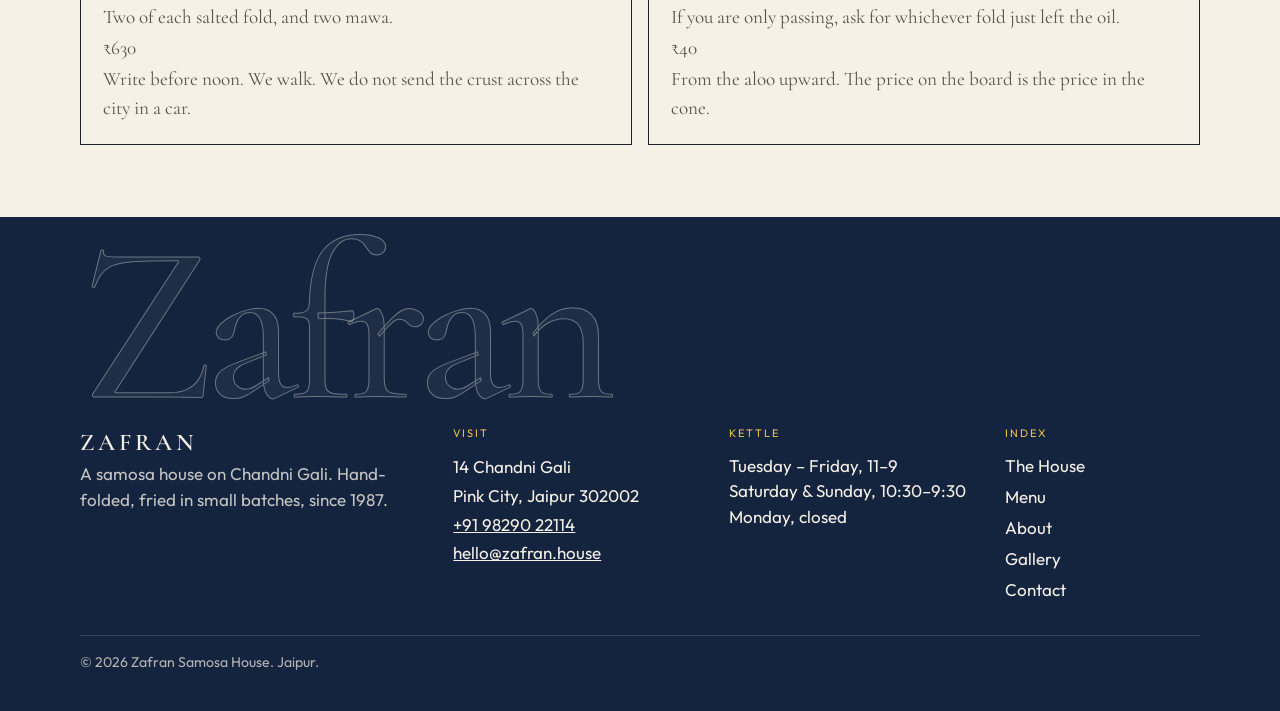
<file: sites/samosa-seller-ce75/menu.html>
<!DOCTYPE html>
<html lang="en">
<head>
  <meta charset="utf-8">
  <meta name="viewport" content="width=device-width, initial-scale=1">
  <meta name="theme-color" content="#1e3358">
  <title>Menu — Zafran Samosa House</title>
  <meta name="description" content="The Zafran board: aloo, keema, paneer, bhutta, and mawa samosas, three chutneys, and something to drink while the next batch finishes.">
  <link rel="icon" href="images/mark.svg" type="image/svg+xml">
  <link rel="preconnect" href="https://fonts.googleapis.com">
  <link rel="preconnect" href="https://fonts.gstatic.com" crossorigin>
  <link href="https://fonts.googleapis.com/css2?family=Cormorant+Garamond:ital,wght@0,500;0,600;1,500;1,600&family=Outfit:wght@400;500;600&display=swap" rel="stylesheet">
  <link rel="stylesheet" href="styles.css">
</head>
<body>
  <a class="skip" href="#content">Skip to content</a>
  <header class="nav">
    <a class="wordmark" href="index.html">
      <img src="images/mark.svg" width="36" height="36" alt="">
      <span>Zafran</span>
    </a>
    <input class="nav-toggle" id="nav-toggle" type="checkbox">
    <label class="nav-burger" for="nav-toggle">
      <span class="nav-burger-lines" aria-hidden="true"><span></span><span></span></span>
      Menu
    </label>
    <nav id="site-nav" aria-label="Primary">
      <a href="index.html">The House</a>
      <a href="menu.html" aria-current="page">Menu</a>
      <a href="about.html">About</a>
      <a href="gallery.html">Gallery</a>
      <a href="contact.html">Contact</a>
    </nav>
  </header>

  <main id="content">
    <header class="mast">
      <div class="wrap">
        <p class="kicker">The board</p>
        <h1>Five folds, <em>written out.</em></h1>
        <p class="lede">One samosa, with all three chutneys. The red chilli oil can stay in the kitchen. Oil is groundnut. The keema kettle is separate.</p>
      </div>
    </header>
    <nav class="subnav" aria-label="Menu sections">
      <div class="wrap subnav-inner">
        <a href="#salted">Salted</a>
        <a href="#sweet">Sweet</a>
        <a href="#chutney">Chutneys</a>
        <a href="#drinks">To drink</a>
        <a href="#table">For the table</a>
      </div>
    </nav>
    <div class="wrap menu-wrap">
      <h2 class="menu-cat" id="salted">Salted</h2>
      <p class="lede">On the kettle today: all four. Bhutta stays while the monsoon corn lasts.</p>

      <article class="dish" id="aloo">
        <img src="images/samosa-aloo.svg" alt="" width="88" height="108">
        <div class="dish-body">
          <div class="dish-top">
            <h3>Aloo</h3>
            <span class="leader" aria-hidden="true"></span>
            <p class="price">₹40</p>
          </div>
          <p class="blurb">Potato, green pea, cumin, and a thread of ginger. The fold Farida sold at the Palace Gate.</p>
          <p class="meta">Vegetarian kettle</p>
        </div>
      </article>

      <article class="dish" id="keema">
        <img src="images/samosa-keema.svg" alt="" width="88" height="108">
        <div class="dish-body">
          <div class="dish-top">
            <h3>Keema</h3>
            <span class="leader" aria-hidden="true"></span>
            <p class="price">₹90</p>
          </div>
          <p class="blurb">Minced lamb simmered with clove, pepper, and a pinch of saffron. Its own kettle, so the others stay vegetarian.</p>
          <p class="meta">Separate kettle</p>
        </div>
      </article>

      <article class="dish" id="paneer">
        <img src="images/samosa-paneer.svg" alt="" width="88" height="108">
        <div class="dish-body">
          <div class="dish-top">
            <h3>Paneer &amp; methi</h3>
            <span class="leader" aria-hidden="true"></span>
            <p class="price">₹70</p>
          </div>
          <p class="blurb">Fresh cheese, fenugreek, and cracked black pepper. Quiet, and a little grassy.</p>
          <p class="meta">Vegetarian kettle</p>
        </div>
      </article>

      <article class="dish" id="bhutta">
        <img src="images/samosa-bhutta.svg" alt="" width="88" height="108">
        <div class="dish-body">
          <div class="dish-top">
            <h3>Bhutta</h3>
            <span class="leader" aria-hidden="true"></span>
            <p class="price">₹60</p>
          </div>
          <p class="blurb">Corn, coconut, and green chilli. A monsoon fold. It leaves when the corn does.</p>
          <p class="meta">Vegetarian kettle</p>
        </div>
      </article>

      <h2 class="menu-cat" id="sweet">Sweet</h2>
      <article class="dish" id="mawa">
        <img src="images/samosa-mawa.svg" alt="" width="88" height="108">
        <div class="dish-body">
          <div class="dish-top">
            <h3>Mawa</h3>
            <span class="leader" aria-hidden="true"></span>
            <p class="price">₹55</p>
          </div>
          <p class="blurb">Milk cooked down with cardamom, finished with pistachio. Warm, after the salt.</p>
          <p class="meta">Vegetarian kettle</p>
        </div>
      </article>

      <h2 class="menu-cat" id="chutney">Chutneys</h2>
      <p class="lede">On the plate, every time. An extra bowl is ₹15.</p>
      <ul class="plain-list">
        <li><strong>Hari</strong> — mint, coriander, green chilli</li>
        <li><strong>Imli</strong> — tamarind, jaggery, roasted cumin</li>
        <li><strong>Lal tel</strong> — dried red chilli in mustard oil</li>
      </ul>

      <h2 class="menu-cat" id="drinks">To drink</h2>
      <p class="lede">Something small while you wait for the next batch.</p>
      <article class="dish dish-plain">
        <div class="dish-body">
          <div class="dish-top"><h3>Cutting chai</h3><span class="leader" aria-hidden="true"></span><p class="price">₹20</p></div>
          <p class="blurb">Short, boiled, and sweet enough for the salt.</p>
        </div>
      </article>
      <article class="dish dish-plain">
        <div class="dish-body">
          <div class="dish-top"><h3>Kesar doodh</h3><span class="leader" aria-hidden="true"></span><p class="price">₹50</p></div>
          <p class="blurb">Warm milk with saffron. The same zafran that names the house.</p>
        </div>
      </article>
      <article class="dish dish-plain">
        <div class="dish-body">
          <div class="dish-top"><h3>Nimbu pani</h3><span class="leader" aria-hidden="true"></span><p class="price">₹30</p></div>
          <p class="blurb">Lime, salt, and a pinch of roasted cumin.</p>
        </div>
      </article>
      <article class="dish dish-plain">
        <div class="dish-body">
          <div class="dish-top"><h3>Salted lassi</h3><span class="leader" aria-hidden="true"></span><p class="price">₹45</p></div>
          <p class="blurb">Yogurt, salt, and a little cumin. No fruit.</p>
        </div>
      </article>

      <h2 class="menu-cat" id="table">For the table</h2>
      <p class="lede">A little under the price of four singles. The dozen leaves on foot, inside the old city, before dusk.</p>
      <ul class="plain-list">
        <li>Four aloo <span class="price">₹150</span></li>
        <li>Four keema <span class="price">₹340</span></li>
        <li>Four paneer <span class="price">₹260</span></li>
        <li>Four bhutta <span class="price">₹220</span></li>
        <li>Four mawa <span class="price">₹200</span></li>
      </ul>
      <div class="slips">
        <article class="slip">
          <p class="kicker">Tied in paper</p>
          <h3>The house dozen</h3>
          <p>Two of each salted fold, and two mawa.</p>
          <p class="slip-price">₹630</p>
          <p>Write before noon. We walk. We do not send the crust across the city in a car.</p>
        </article>
        <article class="slip">
          <p class="kicker">At the arch</p>
          <h3>One, in a cone</h3>
          <p>If you are only passing, ask for whichever fold just left the oil.</p>
          <p class="slip-price">₹40</p>
          <p>From the aloo upward. The price on the board is the price in the cone.</p>
        </article>
      </div>
    </div>
  </main>

  <footer class="footer">
    <div class="wrap">
      <p class="footer-mark" aria-hidden="true">Zafran</p>
      <div class="footer-grid">
        <div>
          <a class="logo-type" href="index.html">Zafran</a>
          <p class="footer-note">A samosa house on Chandni Gali. Hand-folded, fried in small batches, since 1987.</p>
        </div>
        <div>
          <p class="footer-label">Visit</p>
          <address>
            14 Chandni Gali<br>
            Pink City, Jaipur 302002<br>
            <a href="tel:+919829022114">+91 98290 22114</a><br>
            <a href="mailto:hello@zafran.house">hello@zafran.house</a>
          </address>
        </div>
        <div>
          <p class="footer-label">Kettle</p>
          <p>Tuesday – Friday, 11–9<br>Saturday &amp; Sunday, 10:30–9:30<br>Monday, closed</p>
        </div>
        <nav aria-label="Footer">
          <p class="footer-label">Index</p>
          <a href="index.html">The House</a>
          <a href="menu.html">Menu</a>
          <a href="about.html">About</a>
          <a href="gallery.html">Gallery</a>
          <a href="contact.html">Contact</a>
        </nav>
      </div>
      <p class="legal">© 2026 Zafran Samosa House. Jaipur.</p>
    </div>
  </footer>
</body>
</html>
</file>
<file: sites/samosa-seller-ce75/styles.css>
:root {
  --indigo: #1e3358;
  --indigo-deep: #14243f;
  --ivory: #f6f1e7;
  --ivory-deep: #efe4d4;
  --ink: #1b2430;
  --muted: #5c534a;
  --vermillion: #d4523a;
  --vermillion-deep: #9d301c;
  --marigold: #e2a322;
  --marigold-soft: #f0c14a;
  --line: rgba(27, 36, 48, 0.14);
  --serif: "Cormorant Garamond", Georgia, "Times New Roman", serif;
  --sans: Outfit, "Avenir Next", "Segoe UI", sans-serif;
  --nav-h: 76px;
}

*, *::before, *::after { box-sizing: border-box; }

html { scroll-behavior: smooth; }

body {
  margin: 0;
  background: var(--ivory);
  color: var(--ink);
  font-family: var(--sans);
  font-size: 17px;
  line-height: 1.5;
}

img { max-width: 100%; height: auto; display: block; }
p { margin: 0; }
button, input, select, textarea { font: inherit; }

::selection { background: var(--indigo); color: var(--ivory); }

:focus-visible {
  outline: 2px solid var(--vermillion);
  outline-offset: 3px;
}

h1, h2, h3 {
  font-family: var(--serif);
  font-weight: 500;
  letter-spacing: -0.03em;
  line-height: 0.95;
  margin: 0;
  text-wrap: balance;
}

h1 { font-size: clamp(3.2rem, 7vw, 6.3rem); }
h2 { font-size: clamp(2.3rem, 4.5vw, 4.1rem); }
h3 { font-size: 1.8rem; line-height: 1.1; }

h1 em, h2 em { font-style: italic; font-weight: 500; }
.hero em, .mast em, .ritual em { color: var(--marigold-soft); }
.folds em, .chutneys em, .invite em, .about-page em { color: var(--vermillion-deep); }

.skip {
  position: absolute;
  left: 1rem;
  top: -3rem;
  background: var(--ivory);
  color: var(--ink);
  padding: 0.5rem 0.8rem;
  z-index: 60;
}

.skip:focus { top: 0.7rem; }

.sr-only {
  position: absolute;
  width: 1px;
  height: 1px;
  padding: 0;
  margin: -1px;
  overflow: hidden;
  clip: rect(0, 0, 0, 0);
  border: 0;
}

.wrap {
  width: min(1120px, calc(100% - 3rem));
  margin-inline: auto;
}

.kicker {
  display: flex;
  align-items: center;
  gap: 0.65rem;
  margin: 0 0 0.9rem;
  font-size: 0.72rem;
  font-weight: 500;
  letter-spacing: 0.18em;
  text-transform: uppercase;
  color: var(--vermillion-deep);
}

.kicker::before {
  content: "";
  width: 0.45rem;
  height: 0.45rem;
  background: currentColor;
  transform: rotate(45deg);
  flex: none;
}

.hero .kicker, .mast .kicker, .ritual .kicker { color: var(--marigold-soft); }

.lede {
  font-family: var(--serif);
  font-size: 1.4rem;
  line-height: 1.4;
  font-weight: 500;
  color: var(--muted);
  max-width: 36rem;
  margin-top: 1rem;
}

.hero .lede, .mast .lede { color: rgba(246, 241, 231, 0.8); }

.section { padding: 5.5rem 0; }

.nav {
  position: sticky;
  top: 0;
  z-index: 30;
  height: var(--nav-h);
  display: flex;
  align-items: center;
  justify-content: space-between;
  gap: 1rem;
  padding: 0 max(1.5rem, calc((100vw - 1120px) / 2));
  background: var(--indigo);
  color: var(--ivory);
  border-bottom: 1px solid rgba(240, 193, 74, 0.28);
}

.wordmark {
  display: inline-flex;
  align-items: center;
  gap: 0.7rem;
  color: var(--ivory);
  text-decoration: none;
  font-family: var(--serif);
  font-weight: 600;
  letter-spacing: 0.18em;
  text-transform: uppercase;
  font-size: 1.35rem;
}

.wordmark img { width: 36px; height: 36px; }

.nav-toggle {
  position: absolute;
  width: 1px;
  height: 1px;
  overflow: hidden;
  clip: rect(0 0 0 0);
}

.nav-burger { display: none; }

#site-nav { display: flex; gap: 1.6rem; }

#site-nav a {
  color: var(--ivory);
  text-decoration: none;
  font-size: 0.75rem;
  letter-spacing: 0.16em;
  text-transform: uppercase;
  font-weight: 500;
}

#site-nav a[aria-current="page"],
#site-nav a:hover { color: var(--marigold-soft); }

.hero {
  position: relative;
  display: grid;
  grid-template-columns: 1.15fr 0.85fr;
  min-height: calc(100svh - var(--nav-h));
  background: var(--indigo);
  color: var(--ivory);
}

.hero-copy {
  display: flex;
  flex-direction: column;
  justify-content: flex-end;
  padding: 3.5rem 3rem 3.2rem max(1.5rem, calc((100vw - 1120px) / 2));
}

.spine {
  position: absolute;
  top: 1.5rem;
  bottom: 1.5rem;
  left: 1.1rem;
  margin: 0;
  writing-mode: vertical-rl;
  letter-spacing: 0.28em;
  text-transform: uppercase;
  font-size: 0.68rem;
  color: rgba(246, 241, 231, 0.55);
}

.hero-actions {
  display: flex;
  flex-wrap: wrap;
  gap: 1.2rem;
  align-items: center;
  margin-top: 1.6rem;
}

.btn, .btn-solid {
  display: inline-flex;
  align-items: center;
  justify-content: center;
  min-height: 48px;
  padding: 0 1.3rem;
  text-decoration: none;
  font-family: var(--sans);
  font-size: 0.74rem;
  font-weight: 500;
  letter-spacing: 0.16em;
  text-transform: uppercase;
  border: 1px solid transparent;
  cursor: pointer;
  background: transparent;
}

.btn { color: var(--ivory); border-color: rgba(246, 241, 231, 0.75); }
.btn:hover { background: var(--ivory); color: var(--indigo); }

.btn-solid {
  background: var(--indigo);
  color: var(--ivory);
  border-color: var(--indigo);
}

.btn-solid:hover { background: var(--vermillion); border-color: var(--vermillion); }

.link-quiet {
  color: inherit;
  font-size: 0.75rem;
  font-weight: 500;
  letter-spacing: 0.16em;
  text-transform: uppercase;
  text-decoration: none;
  border-bottom: 1px solid currentColor;
  padding-bottom: 0.2rem;
}

.link-quiet:hover { color: var(--vermillion-deep); }
.hero .link-quiet:hover, .mast .link-quiet:hover { color: var(--marigold-soft); }

.facts {
  display: grid;
  grid-template-columns: repeat(3, max-content);
  gap: 2rem;
  margin: 2.75rem 0 0;
  padding-top: 1.2rem;
  border-top: 1px solid rgba(246, 241, 231, 0.22);
}

.facts dt {
  font-size: 0.68rem;
  letter-spacing: 0.16em;
  text-transform: uppercase;
  color: rgba(246, 241, 231, 0.62);
}

.facts dd {
  margin: 0.15rem 0 0;
  font-family: var(--serif);
  font-style: italic;
  font-size: 1.7rem;
}

.hero-panel {
  position: relative;
  background: #e9dfd0;
  display: flex;
  align-items: center;
  justify-content: center;
  padding: 4.5rem 2rem 2.2rem;
}

.hero-panel figure { margin: 0; width: min(100%, 460px); }
.hero-panel figcaption {
  margin-top: 0.75rem;
  text-align: center;
  font-size: 0.72rem;
  letter-spacing: 0.16em;
  text-transform: uppercase;
  color: var(--muted);
}

.seal {
  position: absolute;
  top: 1.4rem;
  right: 1.4rem;
  z-index: 2;
  width: 7.2rem;
  height: 7.2rem;
  margin: 0;
  display: grid;
  place-items: center;
  text-align: center;
  border: 1px solid var(--vermillion-deep);
  border-radius: 50%;
  color: var(--vermillion-deep);
  font-family: var(--serif);
  font-style: italic;
  font-size: 0.95rem;
  line-height: 1.15;
  transform: rotate(-8deg);
  outline: 1px solid var(--vermillion-deep);
  outline-offset: 4px;
}

.marquee {
  overflow: hidden;
  background: #6e2420;
  color: #f6f1e7;
  border-bottom: 1px solid rgba(240, 193, 74, 0.3);
}

.marquee-track {
  display: flex;
  width: max-content;
  animation: drift 42s linear infinite;
}

.marquee span {
  display: inline-flex;
  align-items: center;
  gap: 1.15rem;
  padding: 0.85rem 0 0.85rem 1.25rem;
  font-size: 0.72rem;
  letter-spacing: 0.18em;
  text-transform: uppercase;
}

.marquee span::before {
  content: "";
  width: 0.4rem;
  height: 0.4rem;
  background: var(--marigold-soft);
  transform: rotate(45deg);
}

.marquee:hover .marquee-track { animation-play-state: paused; }

@keyframes drift {
  from { transform: translateX(0); }
  to { transform: translateX(-50%); }
}

.folds-grid, .essay-layout, .contact-grid, .visit-grid {
  display: grid;
  grid-template-columns: 0.9fr 1.1fr;
  gap: 3.5rem;
  align-items: start;
}

.essay-layout { grid-template-columns: 1.25fr 0.75fr; }
.essay-layout .essay { order: 1; }
.essay-layout .story-figure { order: 2; }
.contact-grid { grid-template-columns: 0.85fr 1.15fr; }
.visit-grid { grid-template-columns: 1fr 1fr; margin-bottom: 3.5rem; }

.folds-intro { position: sticky; top: calc(var(--nav-h) + 1.5rem); }

.fold-list { list-style: none; margin: 0; padding: 0; }

.fold-list a {
  display: grid;
  grid-template-columns: 3rem 4.5rem 1fr auto;
  gap: 0.9rem;
  align-items: center;
  padding: 0.95rem 0.35rem;
  border-top: 1px solid var(--line);
  text-decoration: none;
  color: inherit;
}

.fold-list li:last-child a { border-bottom: 1px solid var(--line); }
.fold-list img { width: 64px; height: 76px; object-fit: contain; }
.fold-list a:hover { background: rgba(212, 82, 58, 0.06); }
.fold-list a:hover .fold-name { color: var(--vermillion-deep); }

.num {
  font-family: var(--serif);
  font-style: italic;
  color: var(--vermillion);
  font-size: 1.45rem;
}

.fold-name {
  display: block;
  font-family: var(--serif);
  font-size: 2rem;
  line-height: 1;
}

.fold-note {
  display: block;
  margin-top: 0.25rem;
  font-family: var(--serif);
  font-style: italic;
  color: var(--muted);
  font-size: 1.12rem;
}

.price {
  font-family: var(--serif);
  font-variant-numeric: lining-nums;
  font-size: 1.6rem;
}

.chutney-head, .invite-grid {
  display: grid;
  grid-template-columns: 1.15fr 0.85fr;
  gap: 2rem;
  align-items: end;
}

.swatches {
  list-style: none;
  padding: 0;
  margin: 2rem 0 0;
  display: grid;
  grid-template-columns: repeat(3, 1fr);
  gap: 0.75rem;
}

.swatch {
  position: relative;
  min-height: 320px;
  padding: 1.4rem;
  display: flex;
  flex-direction: column;
  justify-content: flex-end;
  color: var(--ivory);
  transition: transform 0.25s ease;
}

.swatch:hover { transform: translateY(-4px); }
.swatch.hari { background: #163d32; }
.swatch.imli { background: #e4b15c; color: var(--ink); }
.swatch.lal { background: #7c2432; }
.swatch h3 { font-size: 2.5rem; }
.swatch p { margin-top: 0.45rem; font-family: var(--serif); font-size: 1.25rem; }
.swatch.hari p, .swatch.lal p { color: rgba(246, 241, 231, 0.88); }
.swatch.imli p { color: rgba(27, 36, 48, 0.82); }

.swatch-no {
  position: absolute;
  top: 1.15rem;
  left: 1.3rem;
  font-size: 0.72rem;
  letter-spacing: 0.16em;
}

.ritual { background: var(--indigo); color: var(--ivory); padding: 5.5rem 0; }
.ritual p { color: rgba(246, 241, 231, 0.8); font-family: var(--serif); font-size: 1.2rem; }
.ritual .num { color: var(--marigold-soft); }

.ritual-head {
  display: flex;
  justify-content: space-between;
  align-items: end;
  gap: 2rem;
}

.ritual-head img { width: 120px; height: auto; }

.steps {
  list-style: none;
  padding: 2.2rem 0 0;
  margin: 0;
  display: grid;
  grid-template-columns: repeat(4, 1fr);
  gap: 1.5rem;
  position: relative;
}

.steps::before {
  content: "";
  position: absolute;
  top: 2.45rem;
  left: 0;
  right: 0;
  height: 1px;
  background: rgba(240, 193, 74, 0.45);
}

.steps li { position: relative; padding-top: 1.6rem; }
.steps h3 { margin: 0.35rem 0 0.45rem; font-size: 2rem; }

.steps li::before {
  content: "";
  position: absolute;
  top: 0;
  left: 0;
  width: 9px;
  height: 9px;
  border-radius: 50%;
  background: var(--marigold-soft);
}

.quote { padding: 6.5rem 1.5rem; text-align: center; }

.quote .rule {
  width: 3rem;
  height: 1px;
  margin: 0 auto 1.4rem;
  background: var(--vermillion);
  border: 0;
}

.quote blockquote {
  margin: 0 auto;
  max-width: 18ch;
  font-family: var(--serif);
  font-style: italic;
  font-weight: 500;
  font-size: clamp(2.1rem, 4.6vw, 4rem);
  line-height: 1.02;
}

.quote figcaption {
  margin-top: 1.4rem;
  font-size: 0.72rem;
  letter-spacing: 0.16em;
  text-transform: uppercase;
  color: var(--muted);
}

.invite { background: var(--ivory-deep); }
.invite-grid .btn-solid { margin-top: 1.3rem; }
.invite-aside p { font-family: var(--serif); font-size: 1.35rem; line-height: 1.35; }

.mast { background: var(--indigo); color: var(--ivory); padding: 4.2rem 0 3.2rem; }
.mast h1 { max-width: 14ch; }

.subnav {
  position: sticky;
  top: var(--nav-h);
  z-index: 15;
  background: rgba(246, 241, 231, 0.94);
  border-bottom: 1px solid var(--line);
}

.subnav-inner {
  display: flex;
  gap: 1.4rem;
  overflow-x: auto;
  padding: 0.85rem 0;
}

.subnav a {
  color: var(--ink);
  text-decoration: none;
  white-space: nowrap;
  font-size: 0.72rem;
  font-weight: 500;
  letter-spacing: 0.16em;
  text-transform: uppercase;
}

.subnav a:hover { color: var(--vermillion-deep); }

.menu-wrap { padding: 1rem 0 4.5rem; }
.menu-cat { margin: 2.8rem 0 0.35rem; scroll-margin-top: 150px; }
.dish { scroll-margin-top: 150px; }

.dish {
  display: grid;
  grid-template-columns: 92px 1fr;
  gap: 1rem;
  align-items: center;
  padding: 1.3rem 0;
  border-top: 1px solid var(--line);
}

.dish:last-of-type { border-bottom: 1px solid var(--line); }
.dish img { width: 88px; height: auto; }
.dish-plain { grid-template-columns: 1fr; }

.dish-top { display: flex; align-items: baseline; gap: 0.75rem; }
.dish-top h3 { font-size: 2rem; }

.leader {
  flex: 1;
  border-bottom: 1px dotted rgba(27, 36, 48, 0.35);
  transform: translateY(-0.28rem);
}

.dish .price { margin: 0; font-size: 1.7rem; }
.blurb { margin-top: 0.4rem; font-family: var(--serif); font-size: 1.2rem; color: var(--muted); }

.meta {
  margin-top: 0.45rem;
  font-size: 0.68rem;
  letter-spacing: 0.14em;
  text-transform: uppercase;
  color: var(--muted);
}

.plain-list { list-style: none; padding: 0; margin: 1rem 0 0; }
.plain-list li {
  padding: 0.85rem 0;
  border-top: 1px solid var(--line);
  font-family: var(--serif);
  font-size: 1.3rem;
}
.plain-list li:last-child { border-bottom: 1px solid var(--line); }

.slips { display: grid; grid-template-columns: 1fr 1fr; gap: 1rem; margin-top: 1.4rem; }
.slip { border: 1px solid var(--ink); padding: 1.35rem; }
.slip p { margin-top: 0.45rem; font-family: var(--serif); font-size: 1.2rem; color: var(--muted); }
.slip-price { font-family: var(--serif); font-size: 3rem; line-height: 1; margin: 0.7rem 0 0; color: var(--ink); }

.essay p {
  font-family: var(--serif);
  font-size: 1.32rem;
  line-height: 1.45;
  margin: 0 0 1rem;
}

.essay > p:first-of-type::first-letter {
  float: left;
  font-family: var(--serif);
  font-size: 4.6rem;
  line-height: 0.8;
  padding: 0.15rem 0.5rem 0 0;
  color: var(--vermillion-deep);
}

.story-figure { margin: 0; }
.story-figure figcaption,
.gallery-grid figcaption,
.samosa-row figcaption {
  margin-top: 0.55rem;
  font-size: 0.72rem;
  letter-spacing: 0.14em;
  text-transform: uppercase;
  color: var(--muted);
}

.pull {
  margin: 1.6rem 0 1.8rem;
  padding-left: 1.1rem;
  border-left: 1px solid var(--vermillion);
}

.pull blockquote {
  margin: 0;
  font-family: var(--serif);
  font-style: italic;
  font-size: 1.8rem;
  line-height: 1.2;
}

.pull figcaption {
  margin-top: 0.55rem;
  font-size: 0.72rem;
  letter-spacing: 0.14em;
  text-transform: uppercase;
  color: var(--muted);
}

.timeline { list-style: none; margin: 1.4rem 0 0; padding: 0; border-left: 1px solid var(--line); }
.timeline li { position: relative; padding: 0 0 1.35rem 1.15rem; }
.timeline li::before {
  content: "";
  width: 7px;
  height: 7px;
  border-radius: 50%;
  background: var(--vermillion);
  position: absolute;
  left: -4px;
  top: 0.4rem;
}
.timeline strong { display: block; font-family: var(--serif); font-size: 1.35rem; font-weight: 500; }
.timeline span { color: var(--muted); font-family: var(--serif); font-size: 1.1rem; }

.gallery-grid {
  display: grid;
  grid-template-columns: repeat(12, 1fr);
  gap: 1rem;
}

.span-12 { grid-column: span 12; }
.span-7 { grid-column: span 7; }
.span-5 { grid-column: span 5; }

.gallery-grid figure,
.samosa-row figure {
  margin: 0;
  background: var(--ivory-deep);
  padding: 0.8rem 0.8rem 1rem;
}

.samosa-row {
  display: grid;
  grid-template-columns: repeat(5, 1fr);
  gap: 0.75rem;
  margin-top: 1rem;
}

.lane-figure { margin: 2.5rem 0 0; }
.lane-figure figcaption { margin-top: 0.6rem; color: var(--muted); font-family: var(--serif); font-style: italic; }

.hours { width: 100%; border-collapse: collapse; }
.hours th, .hours td {
  text-align: left;
  padding: 0.8rem 0;
  border-bottom: 1px solid var(--line);
  font-weight: 500;
}
.hours td { text-align: right; font-family: var(--serif); font-size: 1.3rem; font-weight: 500; }

.big-address {
  font-style: normal;
  font-family: var(--serif);
  font-size: clamp(2rem, 4vw, 3rem);
  line-height: 1.05;
  margin: 0.4rem 0 1rem;
}

.note { margin-top: 0.8rem; font-family: var(--serif); font-style: italic; color: var(--muted); }

.contact-block { padding-bottom: 4.5rem; }
.form { display: grid; gap: 1.15rem; }
.field { display: grid; gap: 0.35rem; }
.field label {
  font-size: 0.7rem;
  font-weight: 500;
  letter-spacing: 0.16em;
  text-transform: uppercase;
}
.field input, .field select, .field textarea {
  width: 100%;
  font-family: var(--serif);
  font-size: 1.3rem;
  color: var(--ink);
  padding: 0.6rem 0.1rem;
  border: none;
  border-bottom: 1px solid rgba(27, 36, 48, 0.45);
  border-radius: 0;
  background: transparent;
}
.field textarea { min-height: 8rem; resize: vertical; }
.field input:focus, .field select:focus, .field textarea:focus {
  outline: none;
  border-bottom-color: var(--vermillion-deep);
}
.form .btn-solid { justify-self: start; margin-top: 0.4rem; }

.thanks {
  margin-bottom: 1.4rem;
  padding: 1.4rem 1.3rem;
  border: 1px solid var(--ink);
  box-shadow: inset 0 0 0 5px var(--ivory), inset 0 0 0 6px rgba(27, 36, 48, 0.28);
}
.thanks .lede { margin-top: 0.7rem; }

.saved { margin-top: 2.4rem; }
.saved h2 { font-size: clamp(2rem, 4vw, 2.8rem); margin-bottom: 0.4rem; }
.saved article { padding: 1rem 0; border-top: 1px solid var(--line); }
.saved article:last-child { border-bottom: 1px solid var(--line); }
.saved h3 { font-size: 1.7rem; }
.saved .blurb { white-space: pre-wrap; }

.gallery-heading { margin: 3rem 0 0.4rem; }
.contact-mail { margin-top: 0.35rem; }
.questions-heading { margin: 3.5rem 0 1rem; }
.questions { max-width: 44rem; }
details { border-top: 1px solid var(--line); padding: 0.95rem 0; }
details:last-of-type { border-bottom: 1px solid var(--line); }
summary {
  cursor: pointer;
  font-family: var(--serif);
  font-size: 1.5rem;
  font-weight: 500;
  list-style: none;
  display: flex;
  justify-content: space-between;
  gap: 1rem;
}
summary::-webkit-details-marker { display: none; }
summary::after { content: "+"; color: var(--vermillion-deep); font-size: 1.5rem; }
details[open] summary::after { content: "–"; }
details p { margin-top: 0.55rem; font-family: var(--serif); font-size: 1.2rem; color: var(--muted); max-width: 40rem; }

.footer {
  background: var(--indigo-deep);
  color: var(--ivory);
  padding: 1.2rem 0 2.4rem;
  overflow: hidden;
}

.footer-mark {
  margin: 0 0 0.6rem;
  font-family: var(--serif);
  font-weight: 500;
  font-size: clamp(5.2rem, 18vw, 14rem);
  line-height: 0.8;
  letter-spacing: -0.045em;
  color: rgba(246, 241, 231, 0.05);
  -webkit-text-stroke: 1px rgba(246, 241, 231, 0.38);
}

.footer-grid {
  display: grid;
  grid-template-columns: 1.4fr 1fr 1fr 0.8fr;
  gap: 2rem;
}

.logo-type {
  margin: 0 0 0.7rem;
  font-family: var(--serif);
  font-weight: 600;
  letter-spacing: 0.16em;
  text-transform: uppercase;
  font-size: 1.5rem;
  color: inherit;
  text-decoration: none;
}

.footer-note { max-width: 24rem; color: rgba(246, 241, 231, 0.78); }
.footer-label {
  margin: 0 0 0.7rem;
  font-size: 0.68rem;
  letter-spacing: 0.18em;
  text-transform: uppercase;
  color: var(--marigold-soft);
}
.footer address { font-style: normal; line-height: 1.7; }
.footer address a { color: inherit; }
.footer nav a { display: block; margin-top: 0.35rem; color: inherit; text-decoration: none; }
.footer nav a:hover { color: var(--marigold-soft); }

.legal {
  margin-top: 2rem;
  padding-top: 1rem;
  border-top: 1px solid rgba(246, 241, 231, 0.16);
  color: rgba(246, 241, 231, 0.7);
  font-size: 0.88rem;
}

[id] { scroll-margin-top: 96px; }

@media (max-width: 1200px) {
  .spine { display: none; }
}

@media (max-width: 980px) {
  .hero, .folds-grid, .chutney-head, .invite-grid, .essay-layout, .contact-grid, .visit-grid, .footer-grid, .slips {
    grid-template-columns: 1fr;
  }
  .hero { min-height: 0; }
  .hero-copy { padding: 2.5rem 1.5rem 1.6rem; }
  .hero-panel { padding: 1.4rem 1.2rem 1.8rem; }
  .folds-intro { position: static; }
  .ritual-head { align-items: flex-start; }
  .span-7, .span-5 { grid-column: span 12; }
}

@media (max-width: 860px) {
  .nav-burger {
    display: inline-flex;
    align-items: center;
    gap: 0.55rem;
    color: var(--ivory);
    font-size: 0.72rem;
    letter-spacing: 0.16em;
    text-transform: uppercase;
    cursor: pointer;
  }
  .nav-burger-lines {
    width: 1.15rem;
    height: 0.7rem;
    display: inline-flex;
    flex-direction: column;
    justify-content: space-between;
  }
  .nav-burger-lines span { display: block; height: 1px; background: var(--ivory); }
  .nav-toggle:checked + .nav-burger .nav-burger-lines span:first-child { transform: translateY(5px) rotate(40deg); }
  .nav-toggle:checked + .nav-burger .nav-burger-lines span:last-child { transform: translateY(-5px) rotate(-40deg); }
  .nav-toggle:focus-visible + .nav-burger { outline: 2px solid var(--marigold-soft); outline-offset: 4px; }
  #site-nav {
    display: none;
    position: absolute;
    top: 100%;
    left: 0;
    right: 0;
    flex-direction: column;
    gap: 0;
    background: var(--indigo);
    padding: 0.25rem 1.5rem 1.1rem;
    border-bottom: 1px solid rgba(240, 193, 74, 0.28);
  }
  .nav-toggle:checked ~ #site-nav { display: flex; }
  #site-nav a { padding: 0.8rem 0; border-top: 1px solid rgba(246, 241, 231, 0.12); }
}

@media (max-width: 800px) {
  .swatches, .steps, .samosa-row { grid-template-columns: 1fr; }
  .swatch { min-height: 190px; }
  .steps::before { display: none; }
  .steps li {
    padding: 0 0 1.5rem 1.2rem;
    border-left: 1px solid rgba(240, 193, 74, 0.45);
  }
  .steps li::before { left: -5px; top: 0.25rem; }
  .samosa-row { grid-template-columns: 1fr 1fr; }
  .footer-grid { grid-template-columns: 1fr 1fr; }
}

@media (max-width: 640px) {
  .fold-list a { grid-template-columns: 2.2rem 52px 1fr; }
  .fold-list .price { grid-column: 3; }
  .facts, .footer-grid, .samosa-row { grid-template-columns: 1fr; }
  .seal { width: 5.6rem; height: 5.6rem; font-size: 0.78rem; top: 0.7rem; right: 0.7rem; }
  .dish { grid-template-columns: 72px 1fr; }
}

@media (prefers-reduced-motion: reduce) {
  html { scroll-behavior: auto; }
  .marquee-track { animation: none; flex-wrap: wrap; width: auto; }
  .swatch { transition: none; }
}

@media print {
  .nav, .marquee, .skip, .nav-burger { display: none; }
  .hero, .mast, .ritual, .footer { background: white; color: black; }
  .footer-mark { display: none; }
}
</file>
